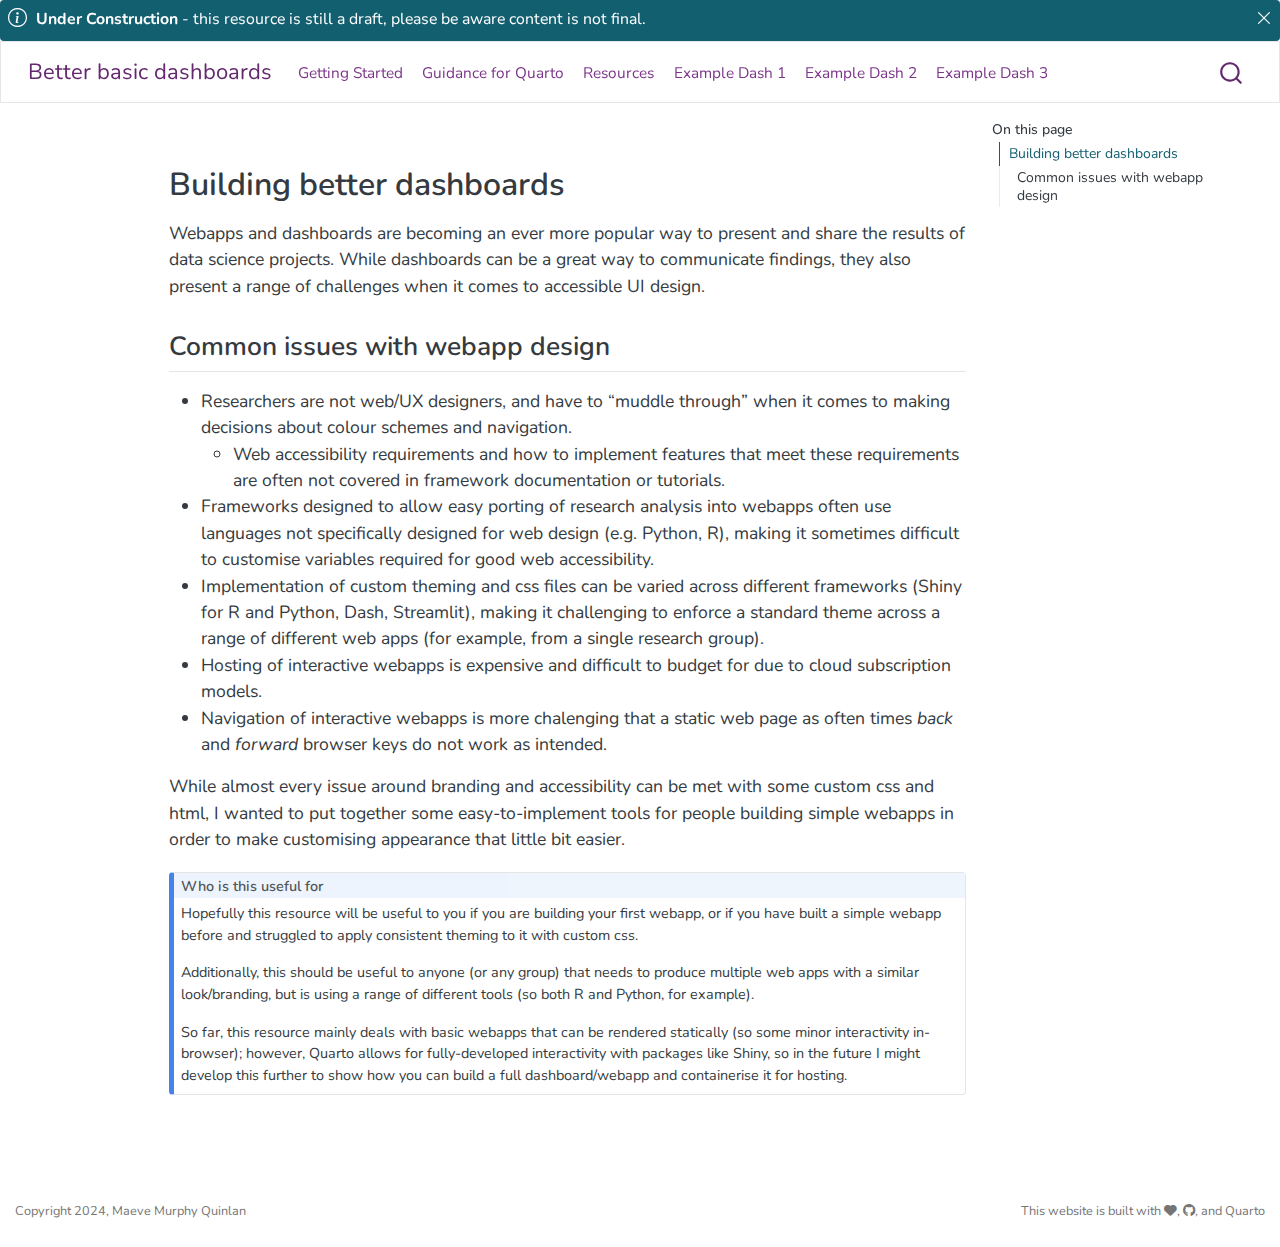
<file: docs/index.html>
<!DOCTYPE html>
<html xmlns="http://www.w3.org/1999/xhtml" lang="en" xml:lang="en"><head>

<meta charset="utf-8">
<meta name="generator" content="quarto-1.6.36">

<meta name="viewport" content="width=device-width, initial-scale=1.0, user-scalable=yes">


<title>Better basic dashboards</title>
<style>
code{white-space: pre-wrap;}
span.smallcaps{font-variant: small-caps;}
div.columns{display: flex; gap: min(4vw, 1.5em);}
div.column{flex: auto; overflow-x: auto;}
div.hanging-indent{margin-left: 1.5em; text-indent: -1.5em;}
ul.task-list{list-style: none;}
ul.task-list li input[type="checkbox"] {
  width: 0.8em;
  margin: 0 0.8em 0.2em -1em; /* quarto-specific, see https://github.com/quarto-dev/quarto-cli/issues/4556 */ 
  vertical-align: middle;
}
</style>


<script src="site_libs/quarto-nav/quarto-nav.js"></script>
<script src="site_libs/quarto-nav/headroom.min.js"></script>
<script src="site_libs/clipboard/clipboard.min.js"></script>
<script src="site_libs/quarto-search/autocomplete.umd.js"></script>
<script src="site_libs/quarto-search/fuse.min.js"></script>
<script src="site_libs/quarto-search/quarto-search.js"></script>
<meta name="quarto:offset" content="./">
<script src="site_libs/quarto-html/quarto.js"></script>
<script src="site_libs/quarto-html/popper.min.js"></script>
<script src="site_libs/quarto-html/tippy.umd.min.js"></script>
<script src="site_libs/quarto-html/anchor.min.js"></script>
<link href="site_libs/quarto-html/tippy.css" rel="stylesheet">
<link href="site_libs/quarto-html/quarto-syntax-highlighting-01c78b5cd655e4cd89133cf59d535862.css" rel="stylesheet" id="quarto-text-highlighting-styles">
<script src="site_libs/bootstrap/bootstrap.min.js"></script>
<link href="site_libs/bootstrap/bootstrap-icons.css" rel="stylesheet">
<link href="site_libs/bootstrap/bootstrap-3d6c193823b936f4a350232284cfbfcb.min.css" rel="stylesheet" append-hash="true" id="quarto-bootstrap" data-mode="light">
<link href="site_libs/quarto-contrib/fontawesome6-1.2.0/all.min.css" rel="stylesheet">
<link href="site_libs/quarto-contrib/fontawesome6-1.2.0/latex-fontsize.css" rel="stylesheet">
<script id="quarto-search-options" type="application/json">{
  "location": "navbar",
  "copy-button": false,
  "collapse-after": 3,
  "panel-placement": "end",
  "type": "overlay",
  "limit": 50,
  "keyboard-shortcut": [
    "f",
    "/",
    "s"
  ],
  "show-item-context": false,
  "language": {
    "search-no-results-text": "No results",
    "search-matching-documents-text": "matching documents",
    "search-copy-link-title": "Copy link to search",
    "search-hide-matches-text": "Hide additional matches",
    "search-more-match-text": "more match in this document",
    "search-more-matches-text": "more matches in this document",
    "search-clear-button-title": "Clear",
    "search-text-placeholder": "",
    "search-detached-cancel-button-title": "Cancel",
    "search-submit-button-title": "Submit",
    "search-label": "Search"
  }
}</script>


</head>

<body class="nav-fixed">

<div id="quarto-search-results"></div>
  <header id="quarto-header" class="headroom fixed-top">
    <div id="quarto-announcement" data-announcement-id="198d89d1f91018c95cb562763dbae2f0" class="alert alert-info hidden"><i class="bi bi-info-circle quarto-announcement-icon"></i><div class="quarto-announcement-content">
<p><strong>Under Construction</strong> - this resource is still a draft, please be aware content is not final.</p>
</div><i class="bi bi-x-lg quarto-announcement-action"></i></div>
    <nav class="navbar navbar-expand-lg " data-bs-theme="dark">
      <div class="navbar-container container-fluid">
      <div class="navbar-brand-container mx-auto">
    <a class="navbar-brand" href="./index.html">
    <span class="navbar-title">Better basic dashboards</span>
    </a>
  </div>
            <div id="quarto-search" class="" title="Search"></div>
          <button class="navbar-toggler" type="button" data-bs-toggle="collapse" data-bs-target="#navbarCollapse" aria-controls="navbarCollapse" role="menu" aria-expanded="false" aria-label="Toggle navigation" onclick="if (window.quartoToggleHeadroom) { window.quartoToggleHeadroom(); }">
  <span class="navbar-toggler-icon"></span>
</button>
          <div class="collapse navbar-collapse" id="navbarCollapse">
            <ul class="navbar-nav navbar-nav-scroll me-auto">
  <li class="nav-item">
    <a class="nav-link" href="./about.html"> 
<span class="menu-text">Getting Started</span></a>
  </li>  
  <li class="nav-item">
    <a class="nav-link" href="./using-quarto.html"> 
<span class="menu-text">Guidance for Quarto</span></a>
  </li>  
  <li class="nav-item">
    <a class="nav-link" href="./resources.html"> 
<span class="menu-text">Resources</span></a>
  </li>  
  <li class="nav-item">
    <a class="nav-link" href="./dash01.html"> 
<span class="menu-text">Example Dash 1</span></a>
  </li>  
  <li class="nav-item">
    <a class="nav-link" href="./dash02.html"> 
<span class="menu-text">Example Dash 2</span></a>
  </li>  
  <li class="nav-item">
    <a class="nav-link" href="./dash03.html"> 
<span class="menu-text">Example Dash 3</span></a>
  </li>  
</ul>
          </div> <!-- /navcollapse -->
            <div class="quarto-navbar-tools">
</div>
      </div> <!-- /container-fluid -->
    </nav>
</header>
<!-- content -->
<div id="quarto-content" class="quarto-container page-columns page-rows-contents page-layout-article page-navbar">
<!-- sidebar -->
<!-- margin-sidebar -->
    <div id="quarto-margin-sidebar" class="sidebar margin-sidebar">
        <nav id="TOC" role="doc-toc" class="toc-active">
    <h2 id="toc-title">On this page</h2>
   
  <ul>
  <li><a href="#building-better-dashboards" id="toc-building-better-dashboards" class="nav-link active" data-scroll-target="#building-better-dashboards">Building better dashboards</a>
  <ul class="collapse">
  <li><a href="#common-issues-with-webapp-design" id="toc-common-issues-with-webapp-design" class="nav-link" data-scroll-target="#common-issues-with-webapp-design">Common issues with webapp design</a></li>
  </ul></li>
  </ul>
</nav>
    </div>
<!-- main -->
<main class="content" id="quarto-document-content"><header id="title-block-header" class="quarto-title-block"></header>




<section id="building-better-dashboards" class="level1">
<h1>Building better dashboards</h1>
<p>Webapps and dashboards are becoming an ever more popular way to present and share the results of data science projects. While dashboards can be a great way to communicate findings, they also present a range of challenges when it comes to accessible UI design.</p>
<section id="common-issues-with-webapp-design" class="level2">
<h2 class="anchored" data-anchor-id="common-issues-with-webapp-design">Common issues with webapp design</h2>
<ul>
<li>Researchers are not web/UX designers, and have to “muddle through” when it comes to making decisions about colour schemes and navigation.
<ul>
<li>Web accessibility requirements and how to implement features that meet these requirements are often not covered in framework documentation or tutorials.</li>
</ul></li>
<li>Frameworks designed to allow easy porting of research analysis into webapps often use languages not specifically designed for web design (e.g.&nbsp;Python, R), making it sometimes difficult to customise variables required for good web accessibility.</li>
<li>Implementation of custom theming and css files can be varied across different frameworks (Shiny for R and Python, Dash, Streamlit), making it challenging to enforce a standard theme across a range of different web apps (for example, from a single research group).</li>
<li>Hosting of interactive webapps is expensive and difficult to budget for due to cloud subscription models.</li>
<li>Navigation of interactive webapps is more chalenging that a static web page as often times <em>back</em> and <em>forward</em> browser keys do not work as intended.</li>
</ul>
<p>While almost every issue around branding and accessibility can be met with some custom css and html, I wanted to put together some easy-to-implement tools for people building simple webapps in order to make customising appearance that little bit easier.</p>
<div class="callout callout-style-default callout-note no-icon callout-titled">
<div class="callout-header d-flex align-content-center">
<div class="callout-icon-container">
<i class="callout-icon no-icon"></i>
</div>
<div class="callout-title-container flex-fill">
Who is this useful for
</div>
</div>
<div class="callout-body-container callout-body">
<p>Hopefully this resource will be useful to you if you are building your first webapp, or if you have built a simple webapp before and struggled to apply consistent theming to it with custom css.</p>
<p>Additionally, this should be useful to anyone (or any group) that needs to produce multiple web apps with a similar look/branding, but is using a range of different tools (so both R and Python, for example).</p>
<p>So far, this resource mainly deals with basic webapps that can be rendered statically (so some minor interactivity in-browser); however, Quarto allows for fully-developed interactivity with packages like Shiny, so in the future I might develop this further to show how you can build a full dashboard/webapp and containerise it for hosting.</p>
</div>
</div>


</section>
</section>

</main> <!-- /main -->
<script id="quarto-html-after-body" type="application/javascript">
window.document.addEventListener("DOMContentLoaded", function (event) {
  const toggleBodyColorMode = (bsSheetEl) => {
    const mode = bsSheetEl.getAttribute("data-mode");
    const bodyEl = window.document.querySelector("body");
    if (mode === "dark") {
      bodyEl.classList.add("quarto-dark");
      bodyEl.classList.remove("quarto-light");
    } else {
      bodyEl.classList.add("quarto-light");
      bodyEl.classList.remove("quarto-dark");
    }
  }
  const toggleBodyColorPrimary = () => {
    const bsSheetEl = window.document.querySelector("link#quarto-bootstrap");
    if (bsSheetEl) {
      toggleBodyColorMode(bsSheetEl);
    }
  }
  toggleBodyColorPrimary();  
  const icon = "";
  const anchorJS = new window.AnchorJS();
  anchorJS.options = {
    placement: 'right',
    icon: icon
  };
  anchorJS.add('.anchored');
  const isCodeAnnotation = (el) => {
    for (const clz of el.classList) {
      if (clz.startsWith('code-annotation-')) {                     
        return true;
      }
    }
    return false;
  }
  const onCopySuccess = function(e) {
    // button target
    const button = e.trigger;
    // don't keep focus
    button.blur();
    // flash "checked"
    button.classList.add('code-copy-button-checked');
    var currentTitle = button.getAttribute("title");
    button.setAttribute("title", "Copied!");
    let tooltip;
    if (window.bootstrap) {
      button.setAttribute("data-bs-toggle", "tooltip");
      button.setAttribute("data-bs-placement", "left");
      button.setAttribute("data-bs-title", "Copied!");
      tooltip = new bootstrap.Tooltip(button, 
        { trigger: "manual", 
          customClass: "code-copy-button-tooltip",
          offset: [0, -8]});
      tooltip.show();    
    }
    setTimeout(function() {
      if (tooltip) {
        tooltip.hide();
        button.removeAttribute("data-bs-title");
        button.removeAttribute("data-bs-toggle");
        button.removeAttribute("data-bs-placement");
      }
      button.setAttribute("title", currentTitle);
      button.classList.remove('code-copy-button-checked');
    }, 1000);
    // clear code selection
    e.clearSelection();
  }
  const getTextToCopy = function(trigger) {
      const codeEl = trigger.previousElementSibling.cloneNode(true);
      for (const childEl of codeEl.children) {
        if (isCodeAnnotation(childEl)) {
          childEl.remove();
        }
      }
      return codeEl.innerText;
  }
  const clipboard = new window.ClipboardJS('.code-copy-button:not([data-in-quarto-modal])', {
    text: getTextToCopy
  });
  clipboard.on('success', onCopySuccess);
  if (window.document.getElementById('quarto-embedded-source-code-modal')) {
    const clipboardModal = new window.ClipboardJS('.code-copy-button[data-in-quarto-modal]', {
      text: getTextToCopy,
      container: window.document.getElementById('quarto-embedded-source-code-modal')
    });
    clipboardModal.on('success', onCopySuccess);
  }
    var localhostRegex = new RegExp(/^(?:http|https):\/\/localhost\:?[0-9]*\//);
    var mailtoRegex = new RegExp(/^mailto:/);
      var filterRegex = new RegExp('/' + window.location.host + '/');
    var isInternal = (href) => {
        return filterRegex.test(href) || localhostRegex.test(href) || mailtoRegex.test(href);
    }
    // Inspect non-navigation links and adorn them if external
 	var links = window.document.querySelectorAll('a[href]:not(.nav-link):not(.navbar-brand):not(.toc-action):not(.sidebar-link):not(.sidebar-item-toggle):not(.pagination-link):not(.no-external):not([aria-hidden]):not(.dropdown-item):not(.quarto-navigation-tool):not(.about-link)');
    for (var i=0; i<links.length; i++) {
      const link = links[i];
      if (!isInternal(link.href)) {
        // undo the damage that might have been done by quarto-nav.js in the case of
        // links that we want to consider external
        if (link.dataset.originalHref !== undefined) {
          link.href = link.dataset.originalHref;
        }
      }
    }
  function tippyHover(el, contentFn, onTriggerFn, onUntriggerFn) {
    const config = {
      allowHTML: true,
      maxWidth: 500,
      delay: 100,
      arrow: false,
      appendTo: function(el) {
          return el.parentElement;
      },
      interactive: true,
      interactiveBorder: 10,
      theme: 'quarto',
      placement: 'bottom-start',
    };
    if (contentFn) {
      config.content = contentFn;
    }
    if (onTriggerFn) {
      config.onTrigger = onTriggerFn;
    }
    if (onUntriggerFn) {
      config.onUntrigger = onUntriggerFn;
    }
    window.tippy(el, config); 
  }
  const noterefs = window.document.querySelectorAll('a[role="doc-noteref"]');
  for (var i=0; i<noterefs.length; i++) {
    const ref = noterefs[i];
    tippyHover(ref, function() {
      // use id or data attribute instead here
      let href = ref.getAttribute('data-footnote-href') || ref.getAttribute('href');
      try { href = new URL(href).hash; } catch {}
      const id = href.replace(/^#\/?/, "");
      const note = window.document.getElementById(id);
      if (note) {
        return note.innerHTML;
      } else {
        return "";
      }
    });
  }
  const xrefs = window.document.querySelectorAll('a.quarto-xref');
  const processXRef = (id, note) => {
    // Strip column container classes
    const stripColumnClz = (el) => {
      el.classList.remove("page-full", "page-columns");
      if (el.children) {
        for (const child of el.children) {
          stripColumnClz(child);
        }
      }
    }
    stripColumnClz(note)
    if (id === null || id.startsWith('sec-')) {
      // Special case sections, only their first couple elements
      const container = document.createElement("div");
      if (note.children && note.children.length > 2) {
        container.appendChild(note.children[0].cloneNode(true));
        for (let i = 1; i < note.children.length; i++) {
          const child = note.children[i];
          if (child.tagName === "P" && child.innerText === "") {
            continue;
          } else {
            container.appendChild(child.cloneNode(true));
            break;
          }
        }
        if (window.Quarto?.typesetMath) {
          window.Quarto.typesetMath(container);
        }
        return container.innerHTML
      } else {
        if (window.Quarto?.typesetMath) {
          window.Quarto.typesetMath(note);
        }
        return note.innerHTML;
      }
    } else {
      // Remove any anchor links if they are present
      const anchorLink = note.querySelector('a.anchorjs-link');
      if (anchorLink) {
        anchorLink.remove();
      }
      if (window.Quarto?.typesetMath) {
        window.Quarto.typesetMath(note);
      }
      if (note.classList.contains("callout")) {
        return note.outerHTML;
      } else {
        return note.innerHTML;
      }
    }
  }
  for (var i=0; i<xrefs.length; i++) {
    const xref = xrefs[i];
    tippyHover(xref, undefined, function(instance) {
      instance.disable();
      let url = xref.getAttribute('href');
      let hash = undefined; 
      if (url.startsWith('#')) {
        hash = url;
      } else {
        try { hash = new URL(url).hash; } catch {}
      }
      if (hash) {
        const id = hash.replace(/^#\/?/, "");
        const note = window.document.getElementById(id);
        if (note !== null) {
          try {
            const html = processXRef(id, note.cloneNode(true));
            instance.setContent(html);
          } finally {
            instance.enable();
            instance.show();
          }
        } else {
          // See if we can fetch this
          fetch(url.split('#')[0])
          .then(res => res.text())
          .then(html => {
            const parser = new DOMParser();
            const htmlDoc = parser.parseFromString(html, "text/html");
            const note = htmlDoc.getElementById(id);
            if (note !== null) {
              const html = processXRef(id, note);
              instance.setContent(html);
            } 
          }).finally(() => {
            instance.enable();
            instance.show();
          });
        }
      } else {
        // See if we can fetch a full url (with no hash to target)
        // This is a special case and we should probably do some content thinning / targeting
        fetch(url)
        .then(res => res.text())
        .then(html => {
          const parser = new DOMParser();
          const htmlDoc = parser.parseFromString(html, "text/html");
          const note = htmlDoc.querySelector('main.content');
          if (note !== null) {
            // This should only happen for chapter cross references
            // (since there is no id in the URL)
            // remove the first header
            if (note.children.length > 0 && note.children[0].tagName === "HEADER") {
              note.children[0].remove();
            }
            const html = processXRef(null, note);
            instance.setContent(html);
          } 
        }).finally(() => {
          instance.enable();
          instance.show();
        });
      }
    }, function(instance) {
    });
  }
      let selectedAnnoteEl;
      const selectorForAnnotation = ( cell, annotation) => {
        let cellAttr = 'data-code-cell="' + cell + '"';
        let lineAttr = 'data-code-annotation="' +  annotation + '"';
        const selector = 'span[' + cellAttr + '][' + lineAttr + ']';
        return selector;
      }
      const selectCodeLines = (annoteEl) => {
        const doc = window.document;
        const targetCell = annoteEl.getAttribute("data-target-cell");
        const targetAnnotation = annoteEl.getAttribute("data-target-annotation");
        const annoteSpan = window.document.querySelector(selectorForAnnotation(targetCell, targetAnnotation));
        const lines = annoteSpan.getAttribute("data-code-lines").split(",");
        const lineIds = lines.map((line) => {
          return targetCell + "-" + line;
        })
        let top = null;
        let height = null;
        let parent = null;
        if (lineIds.length > 0) {
            //compute the position of the single el (top and bottom and make a div)
            const el = window.document.getElementById(lineIds[0]);
            top = el.offsetTop;
            height = el.offsetHeight;
            parent = el.parentElement.parentElement;
          if (lineIds.length > 1) {
            const lastEl = window.document.getElementById(lineIds[lineIds.length - 1]);
            const bottom = lastEl.offsetTop + lastEl.offsetHeight;
            height = bottom - top;
          }
          if (top !== null && height !== null && parent !== null) {
            // cook up a div (if necessary) and position it 
            let div = window.document.getElementById("code-annotation-line-highlight");
            if (div === null) {
              div = window.document.createElement("div");
              div.setAttribute("id", "code-annotation-line-highlight");
              div.style.position = 'absolute';
              parent.appendChild(div);
            }
            div.style.top = top - 2 + "px";
            div.style.height = height + 4 + "px";
            div.style.left = 0;
            let gutterDiv = window.document.getElementById("code-annotation-line-highlight-gutter");
            if (gutterDiv === null) {
              gutterDiv = window.document.createElement("div");
              gutterDiv.setAttribute("id", "code-annotation-line-highlight-gutter");
              gutterDiv.style.position = 'absolute';
              const codeCell = window.document.getElementById(targetCell);
              const gutter = codeCell.querySelector('.code-annotation-gutter');
              gutter.appendChild(gutterDiv);
            }
            gutterDiv.style.top = top - 2 + "px";
            gutterDiv.style.height = height + 4 + "px";
          }
          selectedAnnoteEl = annoteEl;
        }
      };
      const unselectCodeLines = () => {
        const elementsIds = ["code-annotation-line-highlight", "code-annotation-line-highlight-gutter"];
        elementsIds.forEach((elId) => {
          const div = window.document.getElementById(elId);
          if (div) {
            div.remove();
          }
        });
        selectedAnnoteEl = undefined;
      };
        // Handle positioning of the toggle
    window.addEventListener(
      "resize",
      throttle(() => {
        elRect = undefined;
        if (selectedAnnoteEl) {
          selectCodeLines(selectedAnnoteEl);
        }
      }, 10)
    );
    function throttle(fn, ms) {
    let throttle = false;
    let timer;
      return (...args) => {
        if(!throttle) { // first call gets through
            fn.apply(this, args);
            throttle = true;
        } else { // all the others get throttled
            if(timer) clearTimeout(timer); // cancel #2
            timer = setTimeout(() => {
              fn.apply(this, args);
              timer = throttle = false;
            }, ms);
        }
      };
    }
      // Attach click handler to the DT
      const annoteDls = window.document.querySelectorAll('dt[data-target-cell]');
      for (const annoteDlNode of annoteDls) {
        annoteDlNode.addEventListener('click', (event) => {
          const clickedEl = event.target;
          if (clickedEl !== selectedAnnoteEl) {
            unselectCodeLines();
            const activeEl = window.document.querySelector('dt[data-target-cell].code-annotation-active');
            if (activeEl) {
              activeEl.classList.remove('code-annotation-active');
            }
            selectCodeLines(clickedEl);
            clickedEl.classList.add('code-annotation-active');
          } else {
            // Unselect the line
            unselectCodeLines();
            clickedEl.classList.remove('code-annotation-active');
          }
        });
      }
  const findCites = (el) => {
    const parentEl = el.parentElement;
    if (parentEl) {
      const cites = parentEl.dataset.cites;
      if (cites) {
        return {
          el,
          cites: cites.split(' ')
        };
      } else {
        return findCites(el.parentElement)
      }
    } else {
      return undefined;
    }
  };
  var bibliorefs = window.document.querySelectorAll('a[role="doc-biblioref"]');
  for (var i=0; i<bibliorefs.length; i++) {
    const ref = bibliorefs[i];
    const citeInfo = findCites(ref);
    if (citeInfo) {
      tippyHover(citeInfo.el, function() {
        var popup = window.document.createElement('div');
        citeInfo.cites.forEach(function(cite) {
          var citeDiv = window.document.createElement('div');
          citeDiv.classList.add('hanging-indent');
          citeDiv.classList.add('csl-entry');
          var biblioDiv = window.document.getElementById('ref-' + cite);
          if (biblioDiv) {
            citeDiv.innerHTML = biblioDiv.innerHTML;
          }
          popup.appendChild(citeDiv);
        });
        return popup.innerHTML;
      });
    }
  }
});
</script>
</div> <!-- /content -->
<footer class="footer">
  <div class="nav-footer">
    <div class="nav-footer-left">
<p>Copyright 2024, Maeve Murphy Quinlan</p>
</div>   
    <div class="nav-footer-center">
      &nbsp;
    </div>
    <div class="nav-footer-right">
<p>This website is built with <i class="fa-solid fa-heart" title="a heart" aria-label="heart"></i>, <a href="https://github.com/murphyqm/better-basic-dashboards" target="_blank"><i class="fa-brands fa-github" title="GitHub octocat logo" aria-label="github"></i></a>, and <a href="https://quarto.org/" target="_blank">Quarto</a></p>
</div>
  </div>
</footer>




</body></html>
</file>
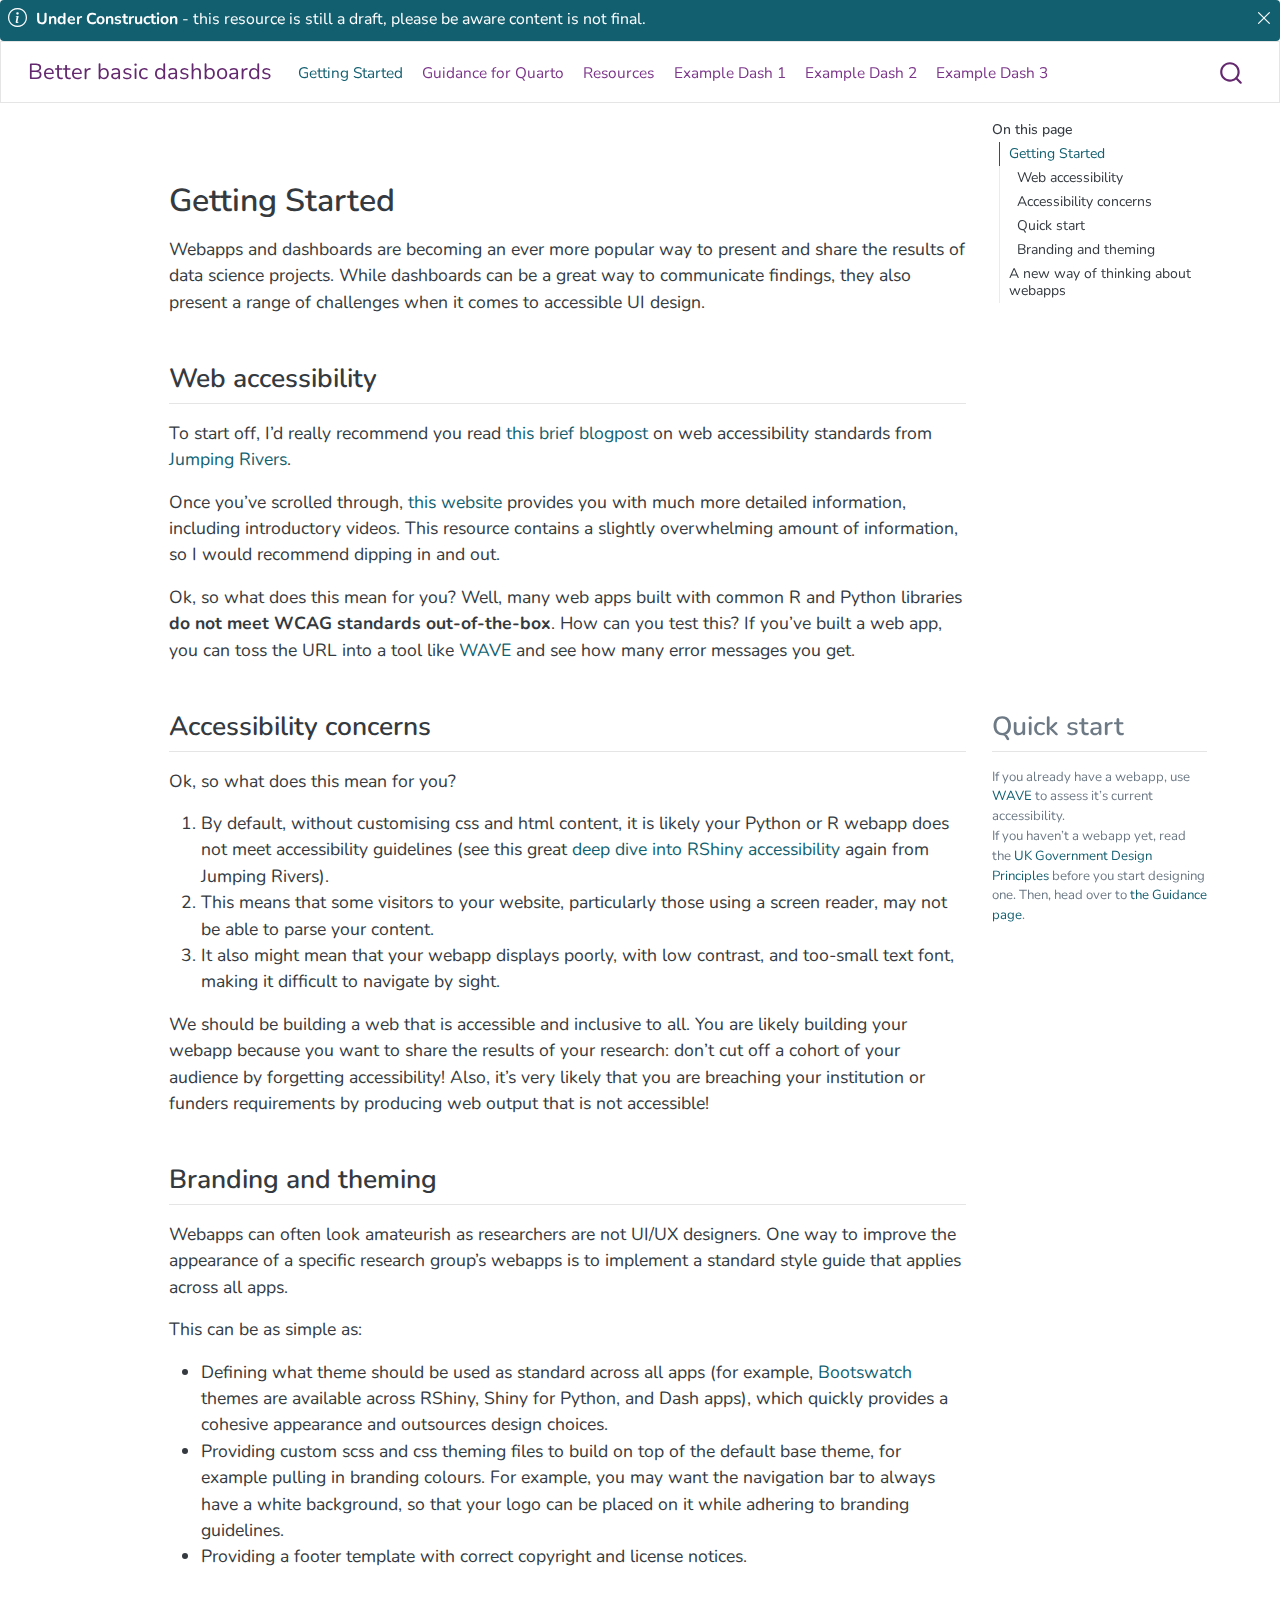
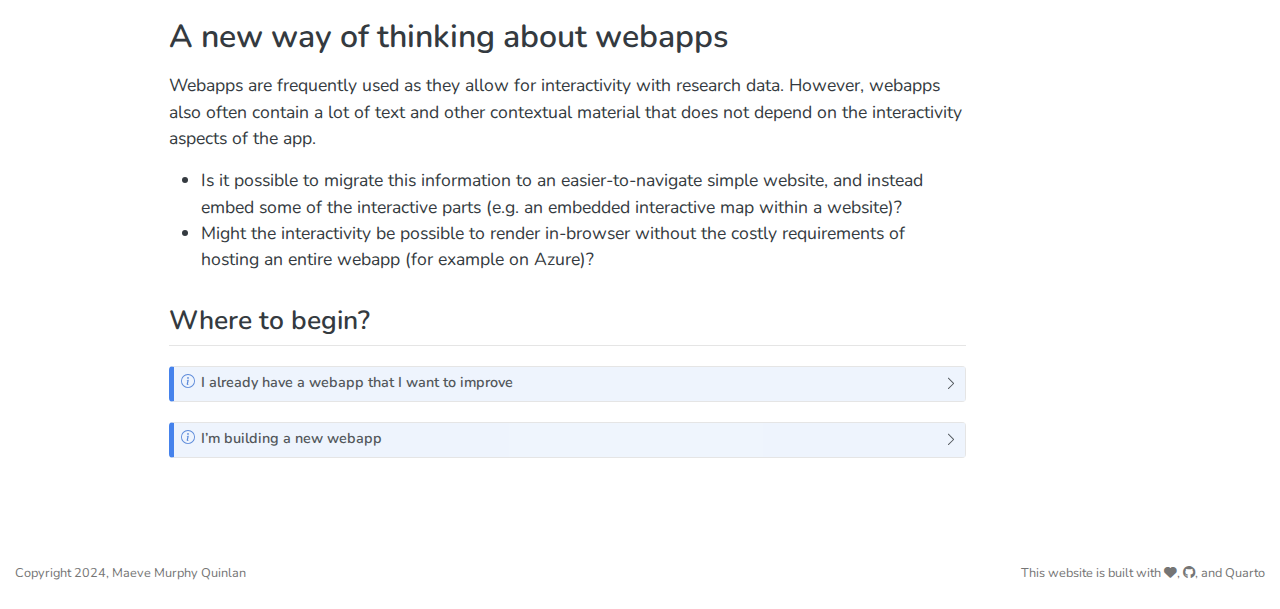
<file: docs/about.html>
<!DOCTYPE html>
<html xmlns="http://www.w3.org/1999/xhtml" lang="en" xml:lang="en"><head>

<meta charset="utf-8">
<meta name="generator" content="quarto-1.6.36">

<meta name="viewport" content="width=device-width, initial-scale=1.0, user-scalable=yes">


<title>about – Better basic dashboards</title>
<style>
code{white-space: pre-wrap;}
span.smallcaps{font-variant: small-caps;}
div.columns{display: flex; gap: min(4vw, 1.5em);}
div.column{flex: auto; overflow-x: auto;}
div.hanging-indent{margin-left: 1.5em; text-indent: -1.5em;}
ul.task-list{list-style: none;}
ul.task-list li input[type="checkbox"] {
  width: 0.8em;
  margin: 0 0.8em 0.2em -1em; /* quarto-specific, see https://github.com/quarto-dev/quarto-cli/issues/4556 */ 
  vertical-align: middle;
}
</style>


<script src="site_libs/quarto-nav/quarto-nav.js"></script>
<script src="site_libs/quarto-nav/headroom.min.js"></script>
<script src="site_libs/clipboard/clipboard.min.js"></script>
<script src="site_libs/quarto-search/autocomplete.umd.js"></script>
<script src="site_libs/quarto-search/fuse.min.js"></script>
<script src="site_libs/quarto-search/quarto-search.js"></script>
<meta name="quarto:offset" content="./">
<script src="site_libs/quarto-html/quarto.js"></script>
<script src="site_libs/quarto-html/popper.min.js"></script>
<script src="site_libs/quarto-html/tippy.umd.min.js"></script>
<script src="site_libs/quarto-html/anchor.min.js"></script>
<link href="site_libs/quarto-html/tippy.css" rel="stylesheet">
<link href="site_libs/quarto-html/quarto-syntax-highlighting-01c78b5cd655e4cd89133cf59d535862.css" rel="stylesheet" id="quarto-text-highlighting-styles">
<script src="site_libs/bootstrap/bootstrap.min.js"></script>
<link href="site_libs/bootstrap/bootstrap-icons.css" rel="stylesheet">
<link href="site_libs/bootstrap/bootstrap-3d6c193823b936f4a350232284cfbfcb.min.css" rel="stylesheet" append-hash="true" id="quarto-bootstrap" data-mode="light">
<link href="site_libs/quarto-contrib/fontawesome6-1.2.0/all.min.css" rel="stylesheet">
<link href="site_libs/quarto-contrib/fontawesome6-1.2.0/latex-fontsize.css" rel="stylesheet">
<script id="quarto-search-options" type="application/json">{
  "location": "navbar",
  "copy-button": false,
  "collapse-after": 3,
  "panel-placement": "end",
  "type": "overlay",
  "limit": 50,
  "keyboard-shortcut": [
    "f",
    "/",
    "s"
  ],
  "show-item-context": false,
  "language": {
    "search-no-results-text": "No results",
    "search-matching-documents-text": "matching documents",
    "search-copy-link-title": "Copy link to search",
    "search-hide-matches-text": "Hide additional matches",
    "search-more-match-text": "more match in this document",
    "search-more-matches-text": "more matches in this document",
    "search-clear-button-title": "Clear",
    "search-text-placeholder": "",
    "search-detached-cancel-button-title": "Cancel",
    "search-submit-button-title": "Submit",
    "search-label": "Search"
  }
}</script>


</head>

<body class="nav-fixed">

<div id="quarto-search-results"></div>
  <header id="quarto-header" class="headroom fixed-top">
    <div id="quarto-announcement" data-announcement-id="198d89d1f91018c95cb562763dbae2f0" class="alert alert-info hidden"><i class="bi bi-info-circle quarto-announcement-icon"></i><div class="quarto-announcement-content">
<p><strong>Under Construction</strong> - this resource is still a draft, please be aware content is not final.</p>
</div><i class="bi bi-x-lg quarto-announcement-action"></i></div>
    <nav class="navbar navbar-expand-lg " data-bs-theme="dark">
      <div class="navbar-container container-fluid">
      <div class="navbar-brand-container mx-auto">
    <a class="navbar-brand" href="./index.html">
    <span class="navbar-title">Better basic dashboards</span>
    </a>
  </div>
            <div id="quarto-search" class="" title="Search"></div>
          <button class="navbar-toggler" type="button" data-bs-toggle="collapse" data-bs-target="#navbarCollapse" aria-controls="navbarCollapse" role="menu" aria-expanded="false" aria-label="Toggle navigation" onclick="if (window.quartoToggleHeadroom) { window.quartoToggleHeadroom(); }">
  <span class="navbar-toggler-icon"></span>
</button>
          <div class="collapse navbar-collapse" id="navbarCollapse">
            <ul class="navbar-nav navbar-nav-scroll me-auto">
  <li class="nav-item">
    <a class="nav-link active" href="./about.html" aria-current="page"> 
<span class="menu-text">Getting Started</span></a>
  </li>  
  <li class="nav-item">
    <a class="nav-link" href="./using-quarto.html"> 
<span class="menu-text">Guidance for Quarto</span></a>
  </li>  
  <li class="nav-item">
    <a class="nav-link" href="./resources.html"> 
<span class="menu-text">Resources</span></a>
  </li>  
  <li class="nav-item">
    <a class="nav-link" href="./dash01.html"> 
<span class="menu-text">Example Dash 1</span></a>
  </li>  
  <li class="nav-item">
    <a class="nav-link" href="./dash02.html"> 
<span class="menu-text">Example Dash 2</span></a>
  </li>  
  <li class="nav-item">
    <a class="nav-link" href="./dash03.html"> 
<span class="menu-text">Example Dash 3</span></a>
  </li>  
</ul>
          </div> <!-- /navcollapse -->
            <div class="quarto-navbar-tools">
</div>
      </div> <!-- /container-fluid -->
    </nav>
</header>
<!-- content -->
<div id="quarto-content" class="quarto-container page-columns page-rows-contents page-layout-article page-navbar">
<!-- sidebar -->
<!-- margin-sidebar -->
    <div id="quarto-margin-sidebar" class="sidebar margin-sidebar">
        <nav id="TOC" role="doc-toc" class="toc-active">
    <h2 id="toc-title">On this page</h2>
   
  <ul>
  <li><a href="#getting-started" id="toc-getting-started" class="nav-link active" data-scroll-target="#getting-started">Getting Started</a>
  <ul class="collapse">
  <li><a href="#web-accessibility" id="toc-web-accessibility" class="nav-link" data-scroll-target="#web-accessibility">Web accessibility</a></li>
  <li><a href="#accessibility-concerns" id="toc-accessibility-concerns" class="nav-link" data-scroll-target="#accessibility-concerns">Accessibility concerns</a></li>
  <li><a href="#quick-start" id="toc-quick-start" class="nav-link" data-scroll-target="#quick-start">Quick start</a></li>
  <li><a href="#branding-and-theming" id="toc-branding-and-theming" class="nav-link" data-scroll-target="#branding-and-theming">Branding and theming</a></li>
  </ul></li>
  <li><a href="#a-new-way-of-thinking-about-webapps" id="toc-a-new-way-of-thinking-about-webapps" class="nav-link" data-scroll-target="#a-new-way-of-thinking-about-webapps">A new way of thinking about webapps</a>
  <ul class="collapse">
  <li><a href="#where-to-begin" id="toc-where-to-begin" class="nav-link" data-scroll-target="#where-to-begin">Where to begin?</a></li>
  </ul></li>
  </ul>
</nav>
    </div>
<!-- main -->
<main class="content page-columns page-full" id="quarto-document-content"><header id="title-block-header" class="quarto-title-block"></header>




<section id="getting-started" class="level1 page-columns page-full">
<h1>Getting Started</h1>
<p>Webapps and dashboards are becoming an ever more popular way to present and share the results of data science projects. While dashboards can be a great way to communicate findings, they also present a range of challenges when it comes to accessible UI design.</p>
<section id="web-accessibility" class="level2">
<h2 class="anchored" data-anchor-id="web-accessibility">Web accessibility</h2>
<p>To start off, I’d really recommend you read <a href="https://www.jumpingrivers.com/blog/importance-accessibility-standards-shiny-web/">this brief blogpost</a> on web accessibility standards from <a href="https://www.jumpingrivers.com/blog">Jumping Rivers</a>.</p>
<p>Once you’ve scrolled through, <a href="https://www.w3.org/WAI/fundamentals/">this website</a> provides you with much more detailed information, including introductory videos. This resource contains a slightly overwhelming amount of information, so I would recommend dipping in and out.</p>
<p>Ok, so what does this mean for you? Well, many web apps built with common R and Python libraries <strong>do not meet WCAG standards out-of-the-box</strong>. How can you test this? If you’ve built a web app, you can toss the URL into a tool like <a href="https://wave.webaim.org/">WAVE</a> and see how many error messages you get.</p>
</section>
<section id="accessibility-concerns" class="level2">
<h2 class="anchored" data-anchor-id="accessibility-concerns">Accessibility concerns</h2>
<p>Ok, so what does this mean for you?</p>
<ol type="1">
<li>By default, without customising css and html content, it is likely your Python or R webapp does not meet accessibility guidelines (see this great <a href="https://www.jumpingrivers.com/blog/accessible-shiny-standards-wcag/">deep dive into RShiny accessibility</a> again from Jumping Rivers).</li>
<li>This means that some visitors to your website, particularly those using a screen reader, may not be able to parse your content.</li>
<li>It also might mean that your webapp displays poorly, with low contrast, and too-small text font, making it difficult to navigate by sight.</li>
</ol>
<p>We should be building a web that is accessible and inclusive to all. You are likely building your webapp because you want to share the results of your research: don’t cut off a cohort of your audience by forgetting accessibility! Also, it’s very likely that you are breaching your institution or funders requirements by producing web output that is not accessible!</p>
</section>

<div class="no-row-height column-margin column-container"><section id="quick-start" class="level2">
<h2 class="anchored" data-anchor-id="quick-start">Quick start</h2>
<p>If you already have a webapp, use <a href="https://wave.webaim.org/">WAVE</a> to assess it’s current accessibility.</p>
<p>If you haven’t a webapp yet, read the <a href="https://www.gov.uk/guidance/government-design-principles">UK Government Design Principles</a> before you start designing one. Then, head over to <a href="./using-quarto.html">the Guidance page</a>.</p>
</section></div><section id="branding-and-theming" class="level2">
<h2 class="anchored" data-anchor-id="branding-and-theming">Branding and theming</h2>
<p>Webapps can often look amateurish as researchers are not UI/UX designers. One way to improve the appearance of a specific research group’s webapps is to implement a standard style guide that applies across all apps.</p>
<p>This can be as simple as:</p>
<ul>
<li>Defining what theme should be used as standard across all apps (for example, <a href="https://bootswatch.com/">Bootswatch</a> themes are available across RShiny, Shiny for Python, and Dash apps), which quickly provides a cohesive appearance and outsources design choices.</li>
<li>Providing custom scss and css theming files to build on top of the default base theme, for example pulling in branding colours. For example, you may want the navigation bar to always have a white background, so that your logo can be placed on it while adhering to branding guidelines.</li>
<li>Providing a footer template with correct copyright and license notices.</li>
</ul>
</section>
</section>
<section id="a-new-way-of-thinking-about-webapps" class="level1">
<h1>A new way of thinking about webapps</h1>
<p>Webapps are frequently used as they allow for interactivity with research data. However, webapps also often contain a lot of text and other contextual material that does not depend on the interactivity aspects of the app.</p>
<ul>
<li>Is it possible to migrate this information to an easier-to-navigate simple website, and instead embed some of the interactive parts (e.g.&nbsp;an embedded interactive map within a website)?</li>
<li>Might the interactivity be possible to render in-browser without the costly requirements of hosting an entire webapp (for example on Azure)?</li>
</ul>
<section id="where-to-begin" class="level2">
<h2 class="anchored" data-anchor-id="where-to-begin">Where to begin?</h2>
<div class="callout callout-style-default callout-note callout-titled">
<div class="callout-header d-flex align-content-center" data-bs-toggle="collapse" data-bs-target=".callout-1-contents" aria-controls="callout-1" aria-expanded="false" aria-label="Toggle callout">
<div class="callout-icon-container">
<i class="callout-icon"></i>
</div>
<div class="callout-title-container flex-fill">
I already have a webapp that I want to improve
</div>
<div class="callout-btn-toggle d-inline-block border-0 py-1 ps-1 pe-0 float-end"><i class="callout-toggle"></i></div>
</div>
<div id="callout-1" class="callout-1-contents callout-collapse collapse">
<div class="callout-body-container callout-body">
<p>Use the <a href="https://wave.webaim.org/">WAVE</a> tool to assess your webapp’s accessibility.</p>
<p>Fixing these issus can be a challenge: different libraries and frameworks for building apps will have different ways of accessing and modifying things like HTML tags. Again, see this <a href="https://www.jumpingrivers.com/blog/accessible-shiny-standards-wcag/">deep dive into RShiny accessibility</a> to see how you might want to approach this.</p>
</div>
</div>
</div>
<div class="callout callout-style-default callout-note callout-titled">
<div class="callout-header d-flex align-content-center" data-bs-toggle="collapse" data-bs-target=".callout-2-contents" aria-controls="callout-2" aria-expanded="false" aria-label="Toggle callout">
<div class="callout-icon-container">
<i class="callout-icon"></i>
</div>
<div class="callout-title-container flex-fill">
I’m building a new webapp
</div>
<div class="callout-btn-toggle d-inline-block border-0 py-1 ps-1 pe-0 float-end"><i class="callout-toggle"></i></div>
</div>
<div id="callout-2" class="callout-2-contents callout-collapse collapse">
<div class="callout-body-container callout-body">
<p>Then you’re the ideal audience for this resource.</p>
<p>First, read through the <a href="https://www.gov.uk/guidance/government-design-principles">UK Government Design Principles</a> and think about how this could be applied to your prospective webapp. Then, head over to <a href="./using-quarto.html">Guidance</a> to see our step-by-step guide.</p>
</div>
</div>
</div>


</section>
</section>

</main> <!-- /main -->
<script id="quarto-html-after-body" type="application/javascript">
window.document.addEventListener("DOMContentLoaded", function (event) {
  const toggleBodyColorMode = (bsSheetEl) => {
    const mode = bsSheetEl.getAttribute("data-mode");
    const bodyEl = window.document.querySelector("body");
    if (mode === "dark") {
      bodyEl.classList.add("quarto-dark");
      bodyEl.classList.remove("quarto-light");
    } else {
      bodyEl.classList.add("quarto-light");
      bodyEl.classList.remove("quarto-dark");
    }
  }
  const toggleBodyColorPrimary = () => {
    const bsSheetEl = window.document.querySelector("link#quarto-bootstrap");
    if (bsSheetEl) {
      toggleBodyColorMode(bsSheetEl);
    }
  }
  toggleBodyColorPrimary();  
  const icon = "";
  const anchorJS = new window.AnchorJS();
  anchorJS.options = {
    placement: 'right',
    icon: icon
  };
  anchorJS.add('.anchored');
  const isCodeAnnotation = (el) => {
    for (const clz of el.classList) {
      if (clz.startsWith('code-annotation-')) {                     
        return true;
      }
    }
    return false;
  }
  const onCopySuccess = function(e) {
    // button target
    const button = e.trigger;
    // don't keep focus
    button.blur();
    // flash "checked"
    button.classList.add('code-copy-button-checked');
    var currentTitle = button.getAttribute("title");
    button.setAttribute("title", "Copied!");
    let tooltip;
    if (window.bootstrap) {
      button.setAttribute("data-bs-toggle", "tooltip");
      button.setAttribute("data-bs-placement", "left");
      button.setAttribute("data-bs-title", "Copied!");
      tooltip = new bootstrap.Tooltip(button, 
        { trigger: "manual", 
          customClass: "code-copy-button-tooltip",
          offset: [0, -8]});
      tooltip.show();    
    }
    setTimeout(function() {
      if (tooltip) {
        tooltip.hide();
        button.removeAttribute("data-bs-title");
        button.removeAttribute("data-bs-toggle");
        button.removeAttribute("data-bs-placement");
      }
      button.setAttribute("title", currentTitle);
      button.classList.remove('code-copy-button-checked');
    }, 1000);
    // clear code selection
    e.clearSelection();
  }
  const getTextToCopy = function(trigger) {
      const codeEl = trigger.previousElementSibling.cloneNode(true);
      for (const childEl of codeEl.children) {
        if (isCodeAnnotation(childEl)) {
          childEl.remove();
        }
      }
      return codeEl.innerText;
  }
  const clipboard = new window.ClipboardJS('.code-copy-button:not([data-in-quarto-modal])', {
    text: getTextToCopy
  });
  clipboard.on('success', onCopySuccess);
  if (window.document.getElementById('quarto-embedded-source-code-modal')) {
    const clipboardModal = new window.ClipboardJS('.code-copy-button[data-in-quarto-modal]', {
      text: getTextToCopy,
      container: window.document.getElementById('quarto-embedded-source-code-modal')
    });
    clipboardModal.on('success', onCopySuccess);
  }
    var localhostRegex = new RegExp(/^(?:http|https):\/\/localhost\:?[0-9]*\//);
    var mailtoRegex = new RegExp(/^mailto:/);
      var filterRegex = new RegExp('/' + window.location.host + '/');
    var isInternal = (href) => {
        return filterRegex.test(href) || localhostRegex.test(href) || mailtoRegex.test(href);
    }
    // Inspect non-navigation links and adorn them if external
 	var links = window.document.querySelectorAll('a[href]:not(.nav-link):not(.navbar-brand):not(.toc-action):not(.sidebar-link):not(.sidebar-item-toggle):not(.pagination-link):not(.no-external):not([aria-hidden]):not(.dropdown-item):not(.quarto-navigation-tool):not(.about-link)');
    for (var i=0; i<links.length; i++) {
      const link = links[i];
      if (!isInternal(link.href)) {
        // undo the damage that might have been done by quarto-nav.js in the case of
        // links that we want to consider external
        if (link.dataset.originalHref !== undefined) {
          link.href = link.dataset.originalHref;
        }
      }
    }
  function tippyHover(el, contentFn, onTriggerFn, onUntriggerFn) {
    const config = {
      allowHTML: true,
      maxWidth: 500,
      delay: 100,
      arrow: false,
      appendTo: function(el) {
          return el.parentElement;
      },
      interactive: true,
      interactiveBorder: 10,
      theme: 'quarto',
      placement: 'bottom-start',
    };
    if (contentFn) {
      config.content = contentFn;
    }
    if (onTriggerFn) {
      config.onTrigger = onTriggerFn;
    }
    if (onUntriggerFn) {
      config.onUntrigger = onUntriggerFn;
    }
    window.tippy(el, config); 
  }
  const noterefs = window.document.querySelectorAll('a[role="doc-noteref"]');
  for (var i=0; i<noterefs.length; i++) {
    const ref = noterefs[i];
    tippyHover(ref, function() {
      // use id or data attribute instead here
      let href = ref.getAttribute('data-footnote-href') || ref.getAttribute('href');
      try { href = new URL(href).hash; } catch {}
      const id = href.replace(/^#\/?/, "");
      const note = window.document.getElementById(id);
      if (note) {
        return note.innerHTML;
      } else {
        return "";
      }
    });
  }
  const xrefs = window.document.querySelectorAll('a.quarto-xref');
  const processXRef = (id, note) => {
    // Strip column container classes
    const stripColumnClz = (el) => {
      el.classList.remove("page-full", "page-columns");
      if (el.children) {
        for (const child of el.children) {
          stripColumnClz(child);
        }
      }
    }
    stripColumnClz(note)
    if (id === null || id.startsWith('sec-')) {
      // Special case sections, only their first couple elements
      const container = document.createElement("div");
      if (note.children && note.children.length > 2) {
        container.appendChild(note.children[0].cloneNode(true));
        for (let i = 1; i < note.children.length; i++) {
          const child = note.children[i];
          if (child.tagName === "P" && child.innerText === "") {
            continue;
          } else {
            container.appendChild(child.cloneNode(true));
            break;
          }
        }
        if (window.Quarto?.typesetMath) {
          window.Quarto.typesetMath(container);
        }
        return container.innerHTML
      } else {
        if (window.Quarto?.typesetMath) {
          window.Quarto.typesetMath(note);
        }
        return note.innerHTML;
      }
    } else {
      // Remove any anchor links if they are present
      const anchorLink = note.querySelector('a.anchorjs-link');
      if (anchorLink) {
        anchorLink.remove();
      }
      if (window.Quarto?.typesetMath) {
        window.Quarto.typesetMath(note);
      }
      if (note.classList.contains("callout")) {
        return note.outerHTML;
      } else {
        return note.innerHTML;
      }
    }
  }
  for (var i=0; i<xrefs.length; i++) {
    const xref = xrefs[i];
    tippyHover(xref, undefined, function(instance) {
      instance.disable();
      let url = xref.getAttribute('href');
      let hash = undefined; 
      if (url.startsWith('#')) {
        hash = url;
      } else {
        try { hash = new URL(url).hash; } catch {}
      }
      if (hash) {
        const id = hash.replace(/^#\/?/, "");
        const note = window.document.getElementById(id);
        if (note !== null) {
          try {
            const html = processXRef(id, note.cloneNode(true));
            instance.setContent(html);
          } finally {
            instance.enable();
            instance.show();
          }
        } else {
          // See if we can fetch this
          fetch(url.split('#')[0])
          .then(res => res.text())
          .then(html => {
            const parser = new DOMParser();
            const htmlDoc = parser.parseFromString(html, "text/html");
            const note = htmlDoc.getElementById(id);
            if (note !== null) {
              const html = processXRef(id, note);
              instance.setContent(html);
            } 
          }).finally(() => {
            instance.enable();
            instance.show();
          });
        }
      } else {
        // See if we can fetch a full url (with no hash to target)
        // This is a special case and we should probably do some content thinning / targeting
        fetch(url)
        .then(res => res.text())
        .then(html => {
          const parser = new DOMParser();
          const htmlDoc = parser.parseFromString(html, "text/html");
          const note = htmlDoc.querySelector('main.content');
          if (note !== null) {
            // This should only happen for chapter cross references
            // (since there is no id in the URL)
            // remove the first header
            if (note.children.length > 0 && note.children[0].tagName === "HEADER") {
              note.children[0].remove();
            }
            const html = processXRef(null, note);
            instance.setContent(html);
          } 
        }).finally(() => {
          instance.enable();
          instance.show();
        });
      }
    }, function(instance) {
    });
  }
      let selectedAnnoteEl;
      const selectorForAnnotation = ( cell, annotation) => {
        let cellAttr = 'data-code-cell="' + cell + '"';
        let lineAttr = 'data-code-annotation="' +  annotation + '"';
        const selector = 'span[' + cellAttr + '][' + lineAttr + ']';
        return selector;
      }
      const selectCodeLines = (annoteEl) => {
        const doc = window.document;
        const targetCell = annoteEl.getAttribute("data-target-cell");
        const targetAnnotation = annoteEl.getAttribute("data-target-annotation");
        const annoteSpan = window.document.querySelector(selectorForAnnotation(targetCell, targetAnnotation));
        const lines = annoteSpan.getAttribute("data-code-lines").split(",");
        const lineIds = lines.map((line) => {
          return targetCell + "-" + line;
        })
        let top = null;
        let height = null;
        let parent = null;
        if (lineIds.length > 0) {
            //compute the position of the single el (top and bottom and make a div)
            const el = window.document.getElementById(lineIds[0]);
            top = el.offsetTop;
            height = el.offsetHeight;
            parent = el.parentElement.parentElement;
          if (lineIds.length > 1) {
            const lastEl = window.document.getElementById(lineIds[lineIds.length - 1]);
            const bottom = lastEl.offsetTop + lastEl.offsetHeight;
            height = bottom - top;
          }
          if (top !== null && height !== null && parent !== null) {
            // cook up a div (if necessary) and position it 
            let div = window.document.getElementById("code-annotation-line-highlight");
            if (div === null) {
              div = window.document.createElement("div");
              div.setAttribute("id", "code-annotation-line-highlight");
              div.style.position = 'absolute';
              parent.appendChild(div);
            }
            div.style.top = top - 2 + "px";
            div.style.height = height + 4 + "px";
            div.style.left = 0;
            let gutterDiv = window.document.getElementById("code-annotation-line-highlight-gutter");
            if (gutterDiv === null) {
              gutterDiv = window.document.createElement("div");
              gutterDiv.setAttribute("id", "code-annotation-line-highlight-gutter");
              gutterDiv.style.position = 'absolute';
              const codeCell = window.document.getElementById(targetCell);
              const gutter = codeCell.querySelector('.code-annotation-gutter');
              gutter.appendChild(gutterDiv);
            }
            gutterDiv.style.top = top - 2 + "px";
            gutterDiv.style.height = height + 4 + "px";
          }
          selectedAnnoteEl = annoteEl;
        }
      };
      const unselectCodeLines = () => {
        const elementsIds = ["code-annotation-line-highlight", "code-annotation-line-highlight-gutter"];
        elementsIds.forEach((elId) => {
          const div = window.document.getElementById(elId);
          if (div) {
            div.remove();
          }
        });
        selectedAnnoteEl = undefined;
      };
        // Handle positioning of the toggle
    window.addEventListener(
      "resize",
      throttle(() => {
        elRect = undefined;
        if (selectedAnnoteEl) {
          selectCodeLines(selectedAnnoteEl);
        }
      }, 10)
    );
    function throttle(fn, ms) {
    let throttle = false;
    let timer;
      return (...args) => {
        if(!throttle) { // first call gets through
            fn.apply(this, args);
            throttle = true;
        } else { // all the others get throttled
            if(timer) clearTimeout(timer); // cancel #2
            timer = setTimeout(() => {
              fn.apply(this, args);
              timer = throttle = false;
            }, ms);
        }
      };
    }
      // Attach click handler to the DT
      const annoteDls = window.document.querySelectorAll('dt[data-target-cell]');
      for (const annoteDlNode of annoteDls) {
        annoteDlNode.addEventListener('click', (event) => {
          const clickedEl = event.target;
          if (clickedEl !== selectedAnnoteEl) {
            unselectCodeLines();
            const activeEl = window.document.querySelector('dt[data-target-cell].code-annotation-active');
            if (activeEl) {
              activeEl.classList.remove('code-annotation-active');
            }
            selectCodeLines(clickedEl);
            clickedEl.classList.add('code-annotation-active');
          } else {
            // Unselect the line
            unselectCodeLines();
            clickedEl.classList.remove('code-annotation-active');
          }
        });
      }
  const findCites = (el) => {
    const parentEl = el.parentElement;
    if (parentEl) {
      const cites = parentEl.dataset.cites;
      if (cites) {
        return {
          el,
          cites: cites.split(' ')
        };
      } else {
        return findCites(el.parentElement)
      }
    } else {
      return undefined;
    }
  };
  var bibliorefs = window.document.querySelectorAll('a[role="doc-biblioref"]');
  for (var i=0; i<bibliorefs.length; i++) {
    const ref = bibliorefs[i];
    const citeInfo = findCites(ref);
    if (citeInfo) {
      tippyHover(citeInfo.el, function() {
        var popup = window.document.createElement('div');
        citeInfo.cites.forEach(function(cite) {
          var citeDiv = window.document.createElement('div');
          citeDiv.classList.add('hanging-indent');
          citeDiv.classList.add('csl-entry');
          var biblioDiv = window.document.getElementById('ref-' + cite);
          if (biblioDiv) {
            citeDiv.innerHTML = biblioDiv.innerHTML;
          }
          popup.appendChild(citeDiv);
        });
        return popup.innerHTML;
      });
    }
  }
});
</script>
</div> <!-- /content -->
<footer class="footer">
  <div class="nav-footer">
    <div class="nav-footer-left">
<p>Copyright 2024, Maeve Murphy Quinlan</p>
</div>   
    <div class="nav-footer-center">
      &nbsp;
    </div>
    <div class="nav-footer-right">
<p>This website is built with <i class="fa-solid fa-heart" title="a heart" aria-label="heart"></i>, <a href="https://github.com/murphyqm/better-basic-dashboards" target="_blank"><i class="fa-brands fa-github" title="GitHub octocat logo" aria-label="github"></i></a>, and <a href="https://quarto.org/" target="_blank">Quarto</a></p>
</div>
  </div>
</footer>




</body></html>
</file>
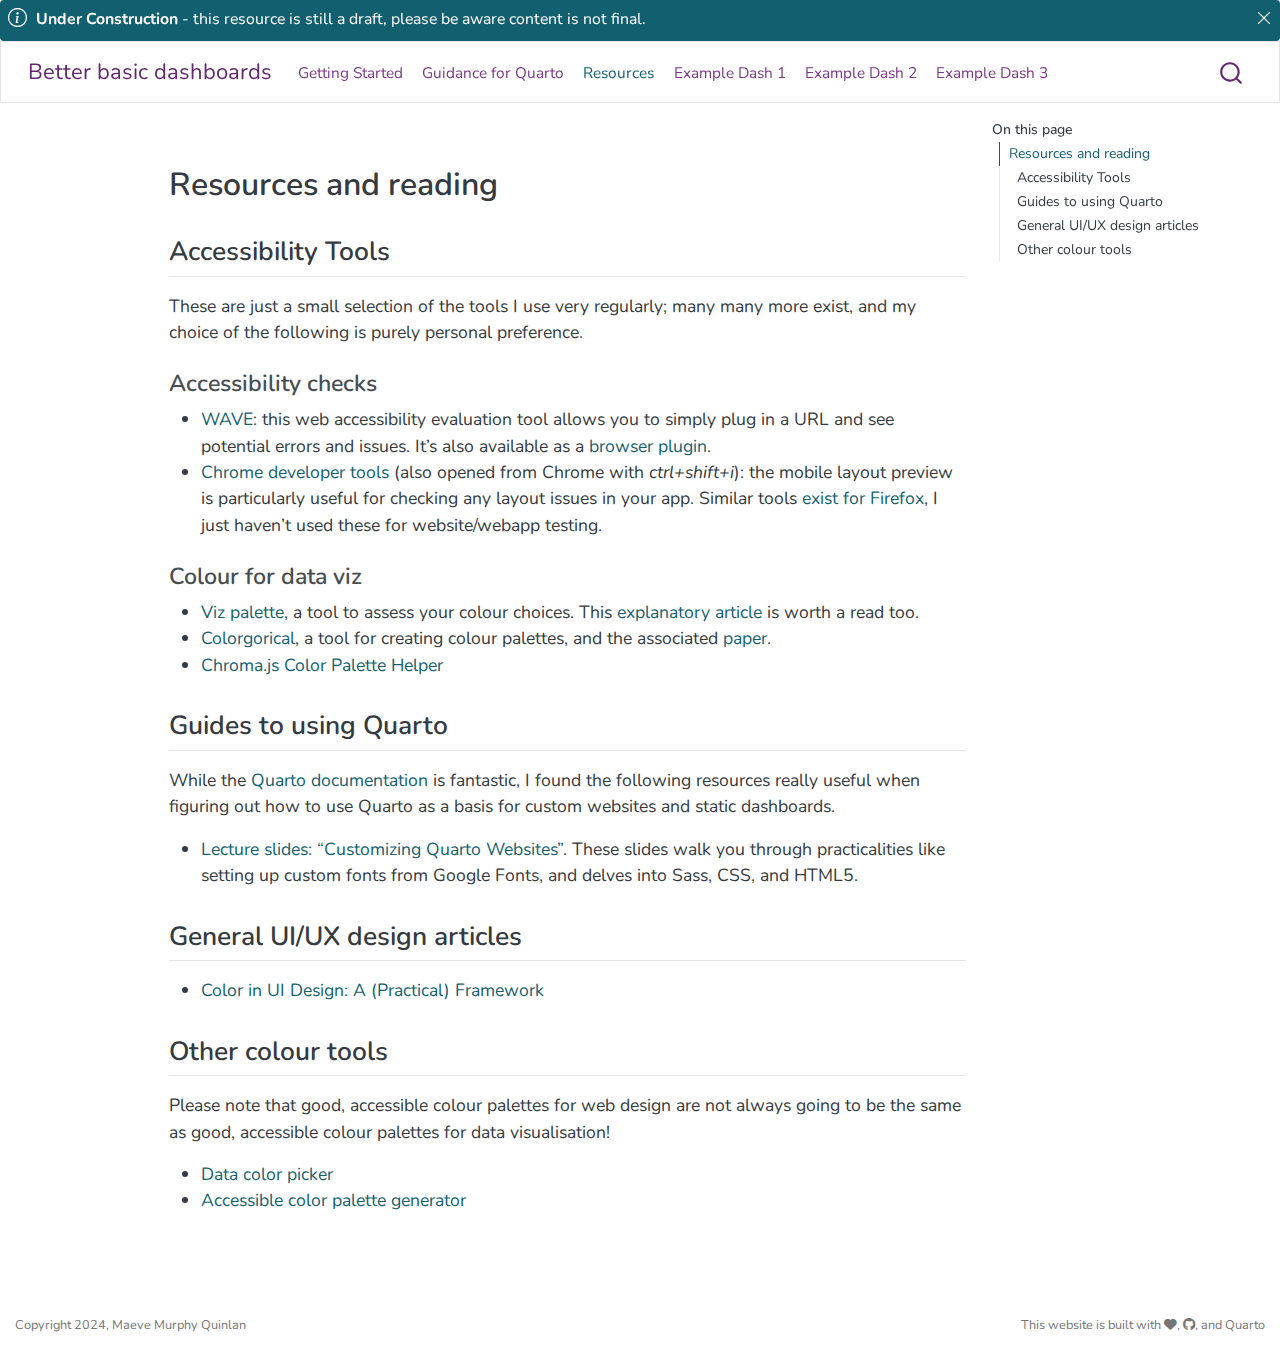
<file: docs/resources.html>
<!DOCTYPE html>
<html xmlns="http://www.w3.org/1999/xhtml" lang="en" xml:lang="en"><head>

<meta charset="utf-8">
<meta name="generator" content="quarto-1.6.36">

<meta name="viewport" content="width=device-width, initial-scale=1.0, user-scalable=yes">


<title>resources – Better basic dashboards</title>
<style>
code{white-space: pre-wrap;}
span.smallcaps{font-variant: small-caps;}
div.columns{display: flex; gap: min(4vw, 1.5em);}
div.column{flex: auto; overflow-x: auto;}
div.hanging-indent{margin-left: 1.5em; text-indent: -1.5em;}
ul.task-list{list-style: none;}
ul.task-list li input[type="checkbox"] {
  width: 0.8em;
  margin: 0 0.8em 0.2em -1em; /* quarto-specific, see https://github.com/quarto-dev/quarto-cli/issues/4556 */ 
  vertical-align: middle;
}
</style>


<script src="site_libs/quarto-nav/quarto-nav.js"></script>
<script src="site_libs/quarto-nav/headroom.min.js"></script>
<script src="site_libs/clipboard/clipboard.min.js"></script>
<script src="site_libs/quarto-search/autocomplete.umd.js"></script>
<script src="site_libs/quarto-search/fuse.min.js"></script>
<script src="site_libs/quarto-search/quarto-search.js"></script>
<meta name="quarto:offset" content="./">
<script src="site_libs/quarto-html/quarto.js"></script>
<script src="site_libs/quarto-html/popper.min.js"></script>
<script src="site_libs/quarto-html/tippy.umd.min.js"></script>
<script src="site_libs/quarto-html/anchor.min.js"></script>
<link href="site_libs/quarto-html/tippy.css" rel="stylesheet">
<link href="site_libs/quarto-html/quarto-syntax-highlighting-01c78b5cd655e4cd89133cf59d535862.css" rel="stylesheet" id="quarto-text-highlighting-styles">
<script src="site_libs/bootstrap/bootstrap.min.js"></script>
<link href="site_libs/bootstrap/bootstrap-icons.css" rel="stylesheet">
<link href="site_libs/bootstrap/bootstrap-3d6c193823b936f4a350232284cfbfcb.min.css" rel="stylesheet" append-hash="true" id="quarto-bootstrap" data-mode="light">
<link href="site_libs/quarto-contrib/fontawesome6-1.2.0/all.min.css" rel="stylesheet">
<link href="site_libs/quarto-contrib/fontawesome6-1.2.0/latex-fontsize.css" rel="stylesheet">
<script id="quarto-search-options" type="application/json">{
  "location": "navbar",
  "copy-button": false,
  "collapse-after": 3,
  "panel-placement": "end",
  "type": "overlay",
  "limit": 50,
  "keyboard-shortcut": [
    "f",
    "/",
    "s"
  ],
  "show-item-context": false,
  "language": {
    "search-no-results-text": "No results",
    "search-matching-documents-text": "matching documents",
    "search-copy-link-title": "Copy link to search",
    "search-hide-matches-text": "Hide additional matches",
    "search-more-match-text": "more match in this document",
    "search-more-matches-text": "more matches in this document",
    "search-clear-button-title": "Clear",
    "search-text-placeholder": "",
    "search-detached-cancel-button-title": "Cancel",
    "search-submit-button-title": "Submit",
    "search-label": "Search"
  }
}</script>


</head>

<body class="nav-fixed">

<div id="quarto-search-results"></div>
  <header id="quarto-header" class="headroom fixed-top">
    <div id="quarto-announcement" data-announcement-id="198d89d1f91018c95cb562763dbae2f0" class="alert alert-info hidden"><i class="bi bi-info-circle quarto-announcement-icon"></i><div class="quarto-announcement-content">
<p><strong>Under Construction</strong> - this resource is still a draft, please be aware content is not final.</p>
</div><i class="bi bi-x-lg quarto-announcement-action"></i></div>
    <nav class="navbar navbar-expand-lg " data-bs-theme="dark">
      <div class="navbar-container container-fluid">
      <div class="navbar-brand-container mx-auto">
    <a class="navbar-brand" href="./index.html">
    <span class="navbar-title">Better basic dashboards</span>
    </a>
  </div>
            <div id="quarto-search" class="" title="Search"></div>
          <button class="navbar-toggler" type="button" data-bs-toggle="collapse" data-bs-target="#navbarCollapse" aria-controls="navbarCollapse" role="menu" aria-expanded="false" aria-label="Toggle navigation" onclick="if (window.quartoToggleHeadroom) { window.quartoToggleHeadroom(); }">
  <span class="navbar-toggler-icon"></span>
</button>
          <div class="collapse navbar-collapse" id="navbarCollapse">
            <ul class="navbar-nav navbar-nav-scroll me-auto">
  <li class="nav-item">
    <a class="nav-link" href="./about.html"> 
<span class="menu-text">Getting Started</span></a>
  </li>  
  <li class="nav-item">
    <a class="nav-link" href="./using-quarto.html"> 
<span class="menu-text">Guidance for Quarto</span></a>
  </li>  
  <li class="nav-item">
    <a class="nav-link active" href="./resources.html" aria-current="page"> 
<span class="menu-text">Resources</span></a>
  </li>  
  <li class="nav-item">
    <a class="nav-link" href="./dash01.html"> 
<span class="menu-text">Example Dash 1</span></a>
  </li>  
  <li class="nav-item">
    <a class="nav-link" href="./dash02.html"> 
<span class="menu-text">Example Dash 2</span></a>
  </li>  
  <li class="nav-item">
    <a class="nav-link" href="./dash03.html"> 
<span class="menu-text">Example Dash 3</span></a>
  </li>  
</ul>
          </div> <!-- /navcollapse -->
            <div class="quarto-navbar-tools">
</div>
      </div> <!-- /container-fluid -->
    </nav>
</header>
<!-- content -->
<div id="quarto-content" class="quarto-container page-columns page-rows-contents page-layout-article page-navbar">
<!-- sidebar -->
<!-- margin-sidebar -->
    <div id="quarto-margin-sidebar" class="sidebar margin-sidebar">
        <nav id="TOC" role="doc-toc" class="toc-active">
    <h2 id="toc-title">On this page</h2>
   
  <ul>
  <li><a href="#resources-and-reading" id="toc-resources-and-reading" class="nav-link active" data-scroll-target="#resources-and-reading">Resources and reading</a>
  <ul class="collapse">
  <li><a href="#accessibility-tools" id="toc-accessibility-tools" class="nav-link" data-scroll-target="#accessibility-tools">Accessibility Tools</a>
  <ul class="collapse">
  <li><a href="#accessibility-checks" id="toc-accessibility-checks" class="nav-link" data-scroll-target="#accessibility-checks">Accessibility checks</a></li>
  <li><a href="#colour-for-data-viz" id="toc-colour-for-data-viz" class="nav-link" data-scroll-target="#colour-for-data-viz">Colour for data viz</a></li>
  </ul></li>
  <li><a href="#guides-to-using-quarto" id="toc-guides-to-using-quarto" class="nav-link" data-scroll-target="#guides-to-using-quarto">Guides to using Quarto</a></li>
  <li><a href="#general-uiux-design-articles" id="toc-general-uiux-design-articles" class="nav-link" data-scroll-target="#general-uiux-design-articles">General UI/UX design articles</a></li>
  <li><a href="#other-colour-tools" id="toc-other-colour-tools" class="nav-link" data-scroll-target="#other-colour-tools">Other colour tools</a></li>
  </ul></li>
  </ul>
</nav>
    </div>
<!-- main -->
<main class="content" id="quarto-document-content"><header id="title-block-header" class="quarto-title-block"></header>




<section id="resources-and-reading" class="level1">
<h1>Resources and reading</h1>
<section id="accessibility-tools" class="level2">
<h2 class="anchored" data-anchor-id="accessibility-tools">Accessibility Tools</h2>
<p>These are just a small selection of the tools I use very regularly; many many more exist, and my choice of the following is purely personal preference.</p>
<section id="accessibility-checks" class="level3">
<h3 class="anchored" data-anchor-id="accessibility-checks">Accessibility checks</h3>
<ul>
<li><a href="https://wave.webaim.org/">WAVE</a>: this web accessibility evaluation tool allows you to simply plug in a URL and see potential errors and issues. It’s also available as a <a href="https://wave.webaim.org/extension/">browser plugin</a>.</li>
<li><a href="https://developer.chrome.com/docs/devtools">Chrome developer tools</a> (also opened from Chrome with <em>ctrl+shift+i</em>): the mobile layout preview is particularly useful for checking any layout issues in your app. Similar tools <a href="https://firefox-source-docs.mozilla.org/devtools-user/">exist for Firefox</a>, I just haven’t used these for website/webapp testing.</li>
</ul>
</section>
<section id="colour-for-data-viz" class="level3">
<h3 class="anchored" data-anchor-id="colour-for-data-viz">Colour for data viz</h3>
<ul>
<li><a href="https://projects.susielu.com/viz-palette">Viz palette</a>, a tool to assess your colour choices. This <a href="https://medium.com/@Elijah_Meeks/viz-palette-for-data-visualization-color-8e678d996077">explanatory article</a> is worth a read too.</li>
<li><a href="https://gramaz.io/colorgorical/">Colorgorical</a>, a tool for creating colour palettes, and the associated <a href="http://vrl.cs.brown.edu/color/pdf/colorgorical.pdf?v=5dd92af6d1e6c5584236275adc769e82">paper</a>.</li>
<li><a href="https://gka.github.io/palettes/#/9%7Cs%7C00429d,96ffea,ffffe0%7Cffffe0,ff005e,93003a%7C1%7C1">Chroma.js Color Palette Helper</a></li>
</ul>
</section>
</section>
<section id="guides-to-using-quarto" class="level2">
<h2 class="anchored" data-anchor-id="guides-to-using-quarto">Guides to using Quarto</h2>
<p>While the <a href="https://quarto.org/docs/guide/">Quarto documentation</a> is fantastic, I found the following resources really useful when figuring out how to use Quarto as a basis for custom websites and static dashboards.</p>
<ul>
<li><a href="https://ucsb-meds.github.io/customizing-quarto-websites/">Lecture slides: “Customizing Quarto Websites”</a>. These slides walk you through practicalities like setting up custom fonts from Google Fonts, and delves into Sass, CSS, and HTML5.</li>
</ul>
</section>
<section id="general-uiux-design-articles" class="level2">
<h2 class="anchored" data-anchor-id="general-uiux-design-articles">General UI/UX design articles</h2>
<ul>
<li><a href="https://www.learnui.design/blog/color-in-ui-design-a-practical-framework.html">Color in UI Design: A (Practical) Framework</a></li>
</ul>
</section>
<section id="other-colour-tools" class="level2">
<h2 class="anchored" data-anchor-id="other-colour-tools">Other colour tools</h2>
<p>Please note that good, accessible colour palettes for web design are not always going to be the same as good, accessible colour palettes for data visualisation!</p>
<ul>
<li><a href="https://www.learnui.design/tools/data-color-picker.html#palette">Data color picker</a></li>
<li><a href="https://venngage.com/tools/accessible-color-palette-generator">Accessible color palette generator</a></li>
</ul>


</section>
</section>

</main> <!-- /main -->
<script id="quarto-html-after-body" type="application/javascript">
window.document.addEventListener("DOMContentLoaded", function (event) {
  const toggleBodyColorMode = (bsSheetEl) => {
    const mode = bsSheetEl.getAttribute("data-mode");
    const bodyEl = window.document.querySelector("body");
    if (mode === "dark") {
      bodyEl.classList.add("quarto-dark");
      bodyEl.classList.remove("quarto-light");
    } else {
      bodyEl.classList.add("quarto-light");
      bodyEl.classList.remove("quarto-dark");
    }
  }
  const toggleBodyColorPrimary = () => {
    const bsSheetEl = window.document.querySelector("link#quarto-bootstrap");
    if (bsSheetEl) {
      toggleBodyColorMode(bsSheetEl);
    }
  }
  toggleBodyColorPrimary();  
  const icon = "";
  const anchorJS = new window.AnchorJS();
  anchorJS.options = {
    placement: 'right',
    icon: icon
  };
  anchorJS.add('.anchored');
  const isCodeAnnotation = (el) => {
    for (const clz of el.classList) {
      if (clz.startsWith('code-annotation-')) {                     
        return true;
      }
    }
    return false;
  }
  const onCopySuccess = function(e) {
    // button target
    const button = e.trigger;
    // don't keep focus
    button.blur();
    // flash "checked"
    button.classList.add('code-copy-button-checked');
    var currentTitle = button.getAttribute("title");
    button.setAttribute("title", "Copied!");
    let tooltip;
    if (window.bootstrap) {
      button.setAttribute("data-bs-toggle", "tooltip");
      button.setAttribute("data-bs-placement", "left");
      button.setAttribute("data-bs-title", "Copied!");
      tooltip = new bootstrap.Tooltip(button, 
        { trigger: "manual", 
          customClass: "code-copy-button-tooltip",
          offset: [0, -8]});
      tooltip.show();    
    }
    setTimeout(function() {
      if (tooltip) {
        tooltip.hide();
        button.removeAttribute("data-bs-title");
        button.removeAttribute("data-bs-toggle");
        button.removeAttribute("data-bs-placement");
      }
      button.setAttribute("title", currentTitle);
      button.classList.remove('code-copy-button-checked');
    }, 1000);
    // clear code selection
    e.clearSelection();
  }
  const getTextToCopy = function(trigger) {
      const codeEl = trigger.previousElementSibling.cloneNode(true);
      for (const childEl of codeEl.children) {
        if (isCodeAnnotation(childEl)) {
          childEl.remove();
        }
      }
      return codeEl.innerText;
  }
  const clipboard = new window.ClipboardJS('.code-copy-button:not([data-in-quarto-modal])', {
    text: getTextToCopy
  });
  clipboard.on('success', onCopySuccess);
  if (window.document.getElementById('quarto-embedded-source-code-modal')) {
    const clipboardModal = new window.ClipboardJS('.code-copy-button[data-in-quarto-modal]', {
      text: getTextToCopy,
      container: window.document.getElementById('quarto-embedded-source-code-modal')
    });
    clipboardModal.on('success', onCopySuccess);
  }
    var localhostRegex = new RegExp(/^(?:http|https):\/\/localhost\:?[0-9]*\//);
    var mailtoRegex = new RegExp(/^mailto:/);
      var filterRegex = new RegExp('/' + window.location.host + '/');
    var isInternal = (href) => {
        return filterRegex.test(href) || localhostRegex.test(href) || mailtoRegex.test(href);
    }
    // Inspect non-navigation links and adorn them if external
 	var links = window.document.querySelectorAll('a[href]:not(.nav-link):not(.navbar-brand):not(.toc-action):not(.sidebar-link):not(.sidebar-item-toggle):not(.pagination-link):not(.no-external):not([aria-hidden]):not(.dropdown-item):not(.quarto-navigation-tool):not(.about-link)');
    for (var i=0; i<links.length; i++) {
      const link = links[i];
      if (!isInternal(link.href)) {
        // undo the damage that might have been done by quarto-nav.js in the case of
        // links that we want to consider external
        if (link.dataset.originalHref !== undefined) {
          link.href = link.dataset.originalHref;
        }
      }
    }
  function tippyHover(el, contentFn, onTriggerFn, onUntriggerFn) {
    const config = {
      allowHTML: true,
      maxWidth: 500,
      delay: 100,
      arrow: false,
      appendTo: function(el) {
          return el.parentElement;
      },
      interactive: true,
      interactiveBorder: 10,
      theme: 'quarto',
      placement: 'bottom-start',
    };
    if (contentFn) {
      config.content = contentFn;
    }
    if (onTriggerFn) {
      config.onTrigger = onTriggerFn;
    }
    if (onUntriggerFn) {
      config.onUntrigger = onUntriggerFn;
    }
    window.tippy(el, config); 
  }
  const noterefs = window.document.querySelectorAll('a[role="doc-noteref"]');
  for (var i=0; i<noterefs.length; i++) {
    const ref = noterefs[i];
    tippyHover(ref, function() {
      // use id or data attribute instead here
      let href = ref.getAttribute('data-footnote-href') || ref.getAttribute('href');
      try { href = new URL(href).hash; } catch {}
      const id = href.replace(/^#\/?/, "");
      const note = window.document.getElementById(id);
      if (note) {
        return note.innerHTML;
      } else {
        return "";
      }
    });
  }
  const xrefs = window.document.querySelectorAll('a.quarto-xref');
  const processXRef = (id, note) => {
    // Strip column container classes
    const stripColumnClz = (el) => {
      el.classList.remove("page-full", "page-columns");
      if (el.children) {
        for (const child of el.children) {
          stripColumnClz(child);
        }
      }
    }
    stripColumnClz(note)
    if (id === null || id.startsWith('sec-')) {
      // Special case sections, only their first couple elements
      const container = document.createElement("div");
      if (note.children && note.children.length > 2) {
        container.appendChild(note.children[0].cloneNode(true));
        for (let i = 1; i < note.children.length; i++) {
          const child = note.children[i];
          if (child.tagName === "P" && child.innerText === "") {
            continue;
          } else {
            container.appendChild(child.cloneNode(true));
            break;
          }
        }
        if (window.Quarto?.typesetMath) {
          window.Quarto.typesetMath(container);
        }
        return container.innerHTML
      } else {
        if (window.Quarto?.typesetMath) {
          window.Quarto.typesetMath(note);
        }
        return note.innerHTML;
      }
    } else {
      // Remove any anchor links if they are present
      const anchorLink = note.querySelector('a.anchorjs-link');
      if (anchorLink) {
        anchorLink.remove();
      }
      if (window.Quarto?.typesetMath) {
        window.Quarto.typesetMath(note);
      }
      if (note.classList.contains("callout")) {
        return note.outerHTML;
      } else {
        return note.innerHTML;
      }
    }
  }
  for (var i=0; i<xrefs.length; i++) {
    const xref = xrefs[i];
    tippyHover(xref, undefined, function(instance) {
      instance.disable();
      let url = xref.getAttribute('href');
      let hash = undefined; 
      if (url.startsWith('#')) {
        hash = url;
      } else {
        try { hash = new URL(url).hash; } catch {}
      }
      if (hash) {
        const id = hash.replace(/^#\/?/, "");
        const note = window.document.getElementById(id);
        if (note !== null) {
          try {
            const html = processXRef(id, note.cloneNode(true));
            instance.setContent(html);
          } finally {
            instance.enable();
            instance.show();
          }
        } else {
          // See if we can fetch this
          fetch(url.split('#')[0])
          .then(res => res.text())
          .then(html => {
            const parser = new DOMParser();
            const htmlDoc = parser.parseFromString(html, "text/html");
            const note = htmlDoc.getElementById(id);
            if (note !== null) {
              const html = processXRef(id, note);
              instance.setContent(html);
            } 
          }).finally(() => {
            instance.enable();
            instance.show();
          });
        }
      } else {
        // See if we can fetch a full url (with no hash to target)
        // This is a special case and we should probably do some content thinning / targeting
        fetch(url)
        .then(res => res.text())
        .then(html => {
          const parser = new DOMParser();
          const htmlDoc = parser.parseFromString(html, "text/html");
          const note = htmlDoc.querySelector('main.content');
          if (note !== null) {
            // This should only happen for chapter cross references
            // (since there is no id in the URL)
            // remove the first header
            if (note.children.length > 0 && note.children[0].tagName === "HEADER") {
              note.children[0].remove();
            }
            const html = processXRef(null, note);
            instance.setContent(html);
          } 
        }).finally(() => {
          instance.enable();
          instance.show();
        });
      }
    }, function(instance) {
    });
  }
      let selectedAnnoteEl;
      const selectorForAnnotation = ( cell, annotation) => {
        let cellAttr = 'data-code-cell="' + cell + '"';
        let lineAttr = 'data-code-annotation="' +  annotation + '"';
        const selector = 'span[' + cellAttr + '][' + lineAttr + ']';
        return selector;
      }
      const selectCodeLines = (annoteEl) => {
        const doc = window.document;
        const targetCell = annoteEl.getAttribute("data-target-cell");
        const targetAnnotation = annoteEl.getAttribute("data-target-annotation");
        const annoteSpan = window.document.querySelector(selectorForAnnotation(targetCell, targetAnnotation));
        const lines = annoteSpan.getAttribute("data-code-lines").split(",");
        const lineIds = lines.map((line) => {
          return targetCell + "-" + line;
        })
        let top = null;
        let height = null;
        let parent = null;
        if (lineIds.length > 0) {
            //compute the position of the single el (top and bottom and make a div)
            const el = window.document.getElementById(lineIds[0]);
            top = el.offsetTop;
            height = el.offsetHeight;
            parent = el.parentElement.parentElement;
          if (lineIds.length > 1) {
            const lastEl = window.document.getElementById(lineIds[lineIds.length - 1]);
            const bottom = lastEl.offsetTop + lastEl.offsetHeight;
            height = bottom - top;
          }
          if (top !== null && height !== null && parent !== null) {
            // cook up a div (if necessary) and position it 
            let div = window.document.getElementById("code-annotation-line-highlight");
            if (div === null) {
              div = window.document.createElement("div");
              div.setAttribute("id", "code-annotation-line-highlight");
              div.style.position = 'absolute';
              parent.appendChild(div);
            }
            div.style.top = top - 2 + "px";
            div.style.height = height + 4 + "px";
            div.style.left = 0;
            let gutterDiv = window.document.getElementById("code-annotation-line-highlight-gutter");
            if (gutterDiv === null) {
              gutterDiv = window.document.createElement("div");
              gutterDiv.setAttribute("id", "code-annotation-line-highlight-gutter");
              gutterDiv.style.position = 'absolute';
              const codeCell = window.document.getElementById(targetCell);
              const gutter = codeCell.querySelector('.code-annotation-gutter');
              gutter.appendChild(gutterDiv);
            }
            gutterDiv.style.top = top - 2 + "px";
            gutterDiv.style.height = height + 4 + "px";
          }
          selectedAnnoteEl = annoteEl;
        }
      };
      const unselectCodeLines = () => {
        const elementsIds = ["code-annotation-line-highlight", "code-annotation-line-highlight-gutter"];
        elementsIds.forEach((elId) => {
          const div = window.document.getElementById(elId);
          if (div) {
            div.remove();
          }
        });
        selectedAnnoteEl = undefined;
      };
        // Handle positioning of the toggle
    window.addEventListener(
      "resize",
      throttle(() => {
        elRect = undefined;
        if (selectedAnnoteEl) {
          selectCodeLines(selectedAnnoteEl);
        }
      }, 10)
    );
    function throttle(fn, ms) {
    let throttle = false;
    let timer;
      return (...args) => {
        if(!throttle) { // first call gets through
            fn.apply(this, args);
            throttle = true;
        } else { // all the others get throttled
            if(timer) clearTimeout(timer); // cancel #2
            timer = setTimeout(() => {
              fn.apply(this, args);
              timer = throttle = false;
            }, ms);
        }
      };
    }
      // Attach click handler to the DT
      const annoteDls = window.document.querySelectorAll('dt[data-target-cell]');
      for (const annoteDlNode of annoteDls) {
        annoteDlNode.addEventListener('click', (event) => {
          const clickedEl = event.target;
          if (clickedEl !== selectedAnnoteEl) {
            unselectCodeLines();
            const activeEl = window.document.querySelector('dt[data-target-cell].code-annotation-active');
            if (activeEl) {
              activeEl.classList.remove('code-annotation-active');
            }
            selectCodeLines(clickedEl);
            clickedEl.classList.add('code-annotation-active');
          } else {
            // Unselect the line
            unselectCodeLines();
            clickedEl.classList.remove('code-annotation-active');
          }
        });
      }
  const findCites = (el) => {
    const parentEl = el.parentElement;
    if (parentEl) {
      const cites = parentEl.dataset.cites;
      if (cites) {
        return {
          el,
          cites: cites.split(' ')
        };
      } else {
        return findCites(el.parentElement)
      }
    } else {
      return undefined;
    }
  };
  var bibliorefs = window.document.querySelectorAll('a[role="doc-biblioref"]');
  for (var i=0; i<bibliorefs.length; i++) {
    const ref = bibliorefs[i];
    const citeInfo = findCites(ref);
    if (citeInfo) {
      tippyHover(citeInfo.el, function() {
        var popup = window.document.createElement('div');
        citeInfo.cites.forEach(function(cite) {
          var citeDiv = window.document.createElement('div');
          citeDiv.classList.add('hanging-indent');
          citeDiv.classList.add('csl-entry');
          var biblioDiv = window.document.getElementById('ref-' + cite);
          if (biblioDiv) {
            citeDiv.innerHTML = biblioDiv.innerHTML;
          }
          popup.appendChild(citeDiv);
        });
        return popup.innerHTML;
      });
    }
  }
});
</script>
</div> <!-- /content -->
<footer class="footer">
  <div class="nav-footer">
    <div class="nav-footer-left">
<p>Copyright 2024, Maeve Murphy Quinlan</p>
</div>   
    <div class="nav-footer-center">
      &nbsp;
    </div>
    <div class="nav-footer-right">
<p>This website is built with <i class="fa-solid fa-heart" title="a heart" aria-label="heart"></i>, <a href="https://github.com/murphyqm/better-basic-dashboards" target="_blank"><i class="fa-brands fa-github" title="GitHub octocat logo" aria-label="github"></i></a>, and <a href="https://quarto.org/" target="_blank">Quarto</a></p>
</div>
  </div>
</footer>




</body></html>
</file>
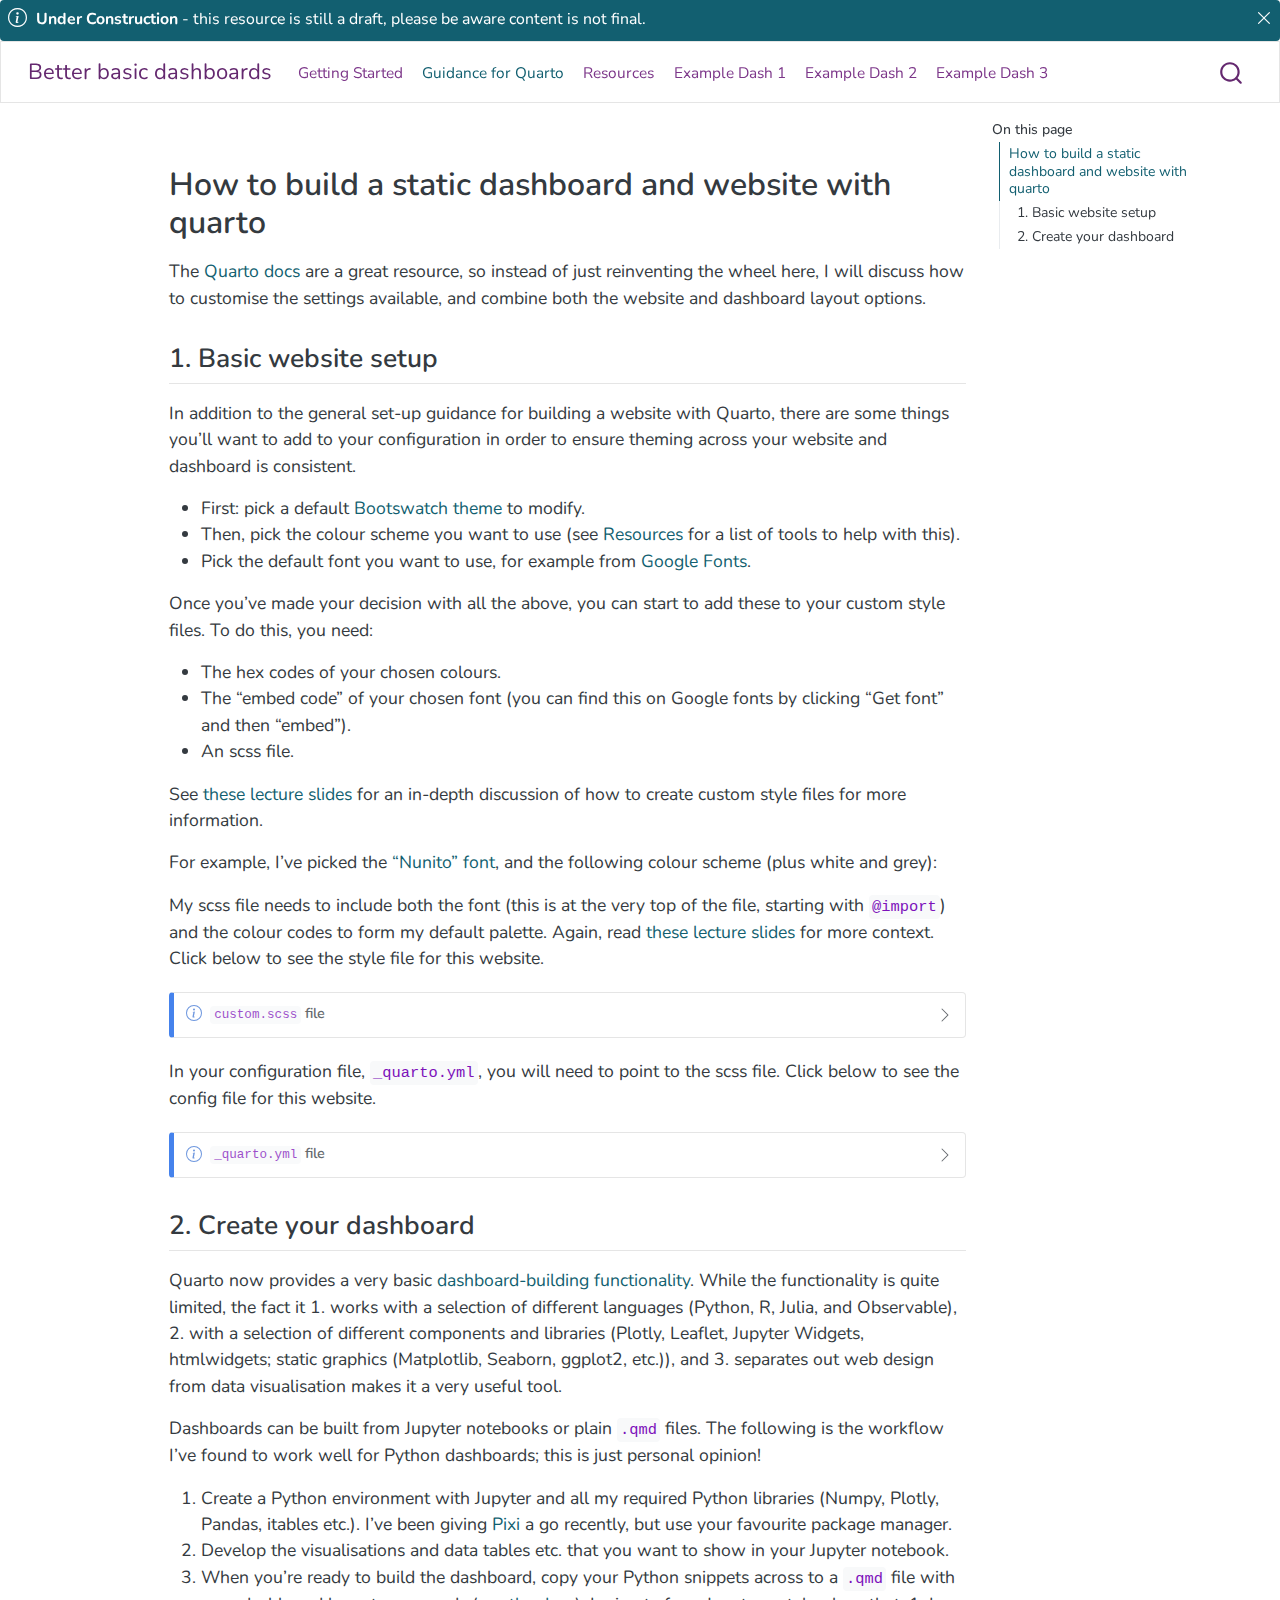
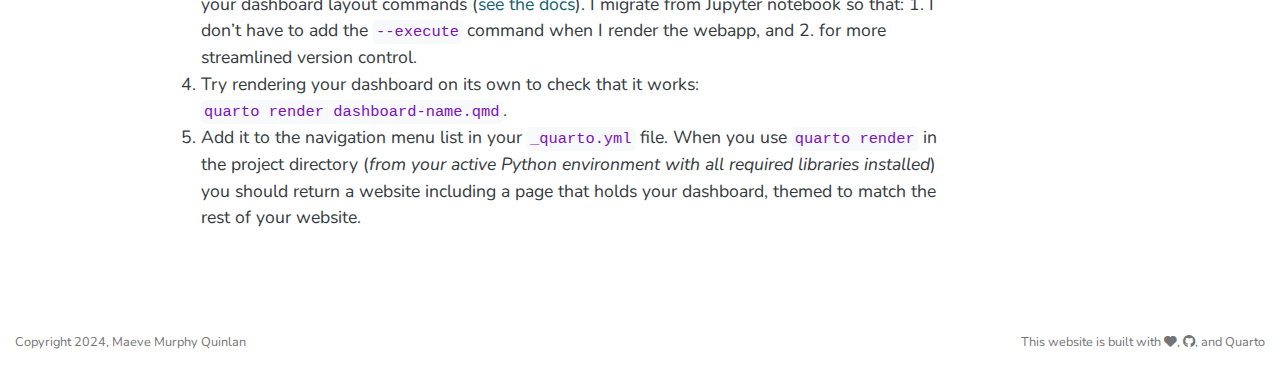
<file: docs/using-quarto.html>
<!DOCTYPE html>
<html xmlns="http://www.w3.org/1999/xhtml" lang="en" xml:lang="en"><head>

<meta charset="utf-8">
<meta name="generator" content="quarto-1.6.36">

<meta name="viewport" content="width=device-width, initial-scale=1.0, user-scalable=yes">


<title>using-quarto – Better basic dashboards</title>
<style>
code{white-space: pre-wrap;}
span.smallcaps{font-variant: small-caps;}
div.columns{display: flex; gap: min(4vw, 1.5em);}
div.column{flex: auto; overflow-x: auto;}
div.hanging-indent{margin-left: 1.5em; text-indent: -1.5em;}
ul.task-list{list-style: none;}
ul.task-list li input[type="checkbox"] {
  width: 0.8em;
  margin: 0 0.8em 0.2em -1em; /* quarto-specific, see https://github.com/quarto-dev/quarto-cli/issues/4556 */ 
  vertical-align: middle;
}
/* CSS for syntax highlighting */
pre > code.sourceCode { white-space: pre; position: relative; }
pre > code.sourceCode > span { line-height: 1.25; }
pre > code.sourceCode > span:empty { height: 1.2em; }
.sourceCode { overflow: visible; }
code.sourceCode > span { color: inherit; text-decoration: inherit; }
div.sourceCode { margin: 1em 0; }
pre.sourceCode { margin: 0; }
@media screen {
div.sourceCode { overflow: auto; }
}
@media print {
pre > code.sourceCode { white-space: pre-wrap; }
pre > code.sourceCode > span { display: inline-block; text-indent: -5em; padding-left: 5em; }
}
pre.numberSource code
  { counter-reset: source-line 0; }
pre.numberSource code > span
  { position: relative; left: -4em; counter-increment: source-line; }
pre.numberSource code > span > a:first-child::before
  { content: counter(source-line);
    position: relative; left: -1em; text-align: right; vertical-align: baseline;
    border: none; display: inline-block;
    -webkit-touch-callout: none; -webkit-user-select: none;
    -khtml-user-select: none; -moz-user-select: none;
    -ms-user-select: none; user-select: none;
    padding: 0 4px; width: 4em;
  }
pre.numberSource { margin-left: 3em;  padding-left: 4px; }
div.sourceCode
  {   }
@media screen {
pre > code.sourceCode > span > a:first-child::before { text-decoration: underline; }
}
</style>


<script src="site_libs/quarto-nav/quarto-nav.js"></script>
<script src="site_libs/quarto-nav/headroom.min.js"></script>
<script src="site_libs/clipboard/clipboard.min.js"></script>
<script src="site_libs/quarto-search/autocomplete.umd.js"></script>
<script src="site_libs/quarto-search/fuse.min.js"></script>
<script src="site_libs/quarto-search/quarto-search.js"></script>
<meta name="quarto:offset" content="./">
<script src="site_libs/quarto-html/quarto.js"></script>
<script src="site_libs/quarto-html/popper.min.js"></script>
<script src="site_libs/quarto-html/tippy.umd.min.js"></script>
<script src="site_libs/quarto-html/anchor.min.js"></script>
<link href="site_libs/quarto-html/tippy.css" rel="stylesheet">
<link href="site_libs/quarto-html/quarto-syntax-highlighting-01c78b5cd655e4cd89133cf59d535862.css" rel="stylesheet" id="quarto-text-highlighting-styles">
<script src="site_libs/bootstrap/bootstrap.min.js"></script>
<link href="site_libs/bootstrap/bootstrap-icons.css" rel="stylesheet">
<link href="site_libs/bootstrap/bootstrap-3d6c193823b936f4a350232284cfbfcb.min.css" rel="stylesheet" append-hash="true" id="quarto-bootstrap" data-mode="light">
<link href="site_libs/quarto-contrib/fontawesome6-1.2.0/all.min.css" rel="stylesheet">
<link href="site_libs/quarto-contrib/fontawesome6-1.2.0/latex-fontsize.css" rel="stylesheet">
<script id="quarto-search-options" type="application/json">{
  "location": "navbar",
  "copy-button": false,
  "collapse-after": 3,
  "panel-placement": "end",
  "type": "overlay",
  "limit": 50,
  "keyboard-shortcut": [
    "f",
    "/",
    "s"
  ],
  "show-item-context": false,
  "language": {
    "search-no-results-text": "No results",
    "search-matching-documents-text": "matching documents",
    "search-copy-link-title": "Copy link to search",
    "search-hide-matches-text": "Hide additional matches",
    "search-more-match-text": "more match in this document",
    "search-more-matches-text": "more matches in this document",
    "search-clear-button-title": "Clear",
    "search-text-placeholder": "",
    "search-detached-cancel-button-title": "Cancel",
    "search-submit-button-title": "Submit",
    "search-label": "Search"
  }
}</script>


</head>

<body class="nav-fixed">

<div id="quarto-search-results"></div>
  <header id="quarto-header" class="headroom fixed-top">
    <div id="quarto-announcement" data-announcement-id="198d89d1f91018c95cb562763dbae2f0" class="alert alert-info hidden"><i class="bi bi-info-circle quarto-announcement-icon"></i><div class="quarto-announcement-content">
<p><strong>Under Construction</strong> - this resource is still a draft, please be aware content is not final.</p>
</div><i class="bi bi-x-lg quarto-announcement-action"></i></div>
    <nav class="navbar navbar-expand-lg " data-bs-theme="dark">
      <div class="navbar-container container-fluid">
      <div class="navbar-brand-container mx-auto">
    <a class="navbar-brand" href="./index.html">
    <span class="navbar-title">Better basic dashboards</span>
    </a>
  </div>
            <div id="quarto-search" class="" title="Search"></div>
          <button class="navbar-toggler" type="button" data-bs-toggle="collapse" data-bs-target="#navbarCollapse" aria-controls="navbarCollapse" role="menu" aria-expanded="false" aria-label="Toggle navigation" onclick="if (window.quartoToggleHeadroom) { window.quartoToggleHeadroom(); }">
  <span class="navbar-toggler-icon"></span>
</button>
          <div class="collapse navbar-collapse" id="navbarCollapse">
            <ul class="navbar-nav navbar-nav-scroll me-auto">
  <li class="nav-item">
    <a class="nav-link" href="./about.html"> 
<span class="menu-text">Getting Started</span></a>
  </li>  
  <li class="nav-item">
    <a class="nav-link active" href="./using-quarto.html" aria-current="page"> 
<span class="menu-text">Guidance for Quarto</span></a>
  </li>  
  <li class="nav-item">
    <a class="nav-link" href="./resources.html"> 
<span class="menu-text">Resources</span></a>
  </li>  
  <li class="nav-item">
    <a class="nav-link" href="./dash01.html"> 
<span class="menu-text">Example Dash 1</span></a>
  </li>  
  <li class="nav-item">
    <a class="nav-link" href="./dash02.html"> 
<span class="menu-text">Example Dash 2</span></a>
  </li>  
  <li class="nav-item">
    <a class="nav-link" href="./dash03.html"> 
<span class="menu-text">Example Dash 3</span></a>
  </li>  
</ul>
          </div> <!-- /navcollapse -->
            <div class="quarto-navbar-tools">
</div>
      </div> <!-- /container-fluid -->
    </nav>
</header>
<!-- content -->
<div id="quarto-content" class="quarto-container page-columns page-rows-contents page-layout-article page-navbar">
<!-- sidebar -->
<!-- margin-sidebar -->
    <div id="quarto-margin-sidebar" class="sidebar margin-sidebar">
        <nav id="TOC" role="doc-toc" class="toc-active">
    <h2 id="toc-title">On this page</h2>
   
  <ul>
  <li><a href="#how-to-build-a-static-dashboard-and-website-with-quarto" id="toc-how-to-build-a-static-dashboard-and-website-with-quarto" class="nav-link active" data-scroll-target="#how-to-build-a-static-dashboard-and-website-with-quarto">How to build a static dashboard and website with quarto</a>
  <ul class="collapse">
  <li><a href="#basic-website-setup" id="toc-basic-website-setup" class="nav-link" data-scroll-target="#basic-website-setup">1. Basic website setup</a></li>
  <li><a href="#create-your-dashboard" id="toc-create-your-dashboard" class="nav-link" data-scroll-target="#create-your-dashboard">2. Create your dashboard</a></li>
  </ul></li>
  </ul>
</nav>
    </div>
<!-- main -->
<main class="content" id="quarto-document-content"><header id="title-block-header" class="quarto-title-block"></header>




<section id="how-to-build-a-static-dashboard-and-website-with-quarto" class="level1">
<h1>How to build a static dashboard and website with quarto</h1>
<p>The <a href="https://quarto.org/docs/websites/">Quarto docs</a> are a great resource, so instead of just reinventing the wheel here, I will discuss how to customise the settings available, and combine both the website and dashboard layout options.</p>
<section id="basic-website-setup" class="level2">
<h2 class="anchored" data-anchor-id="basic-website-setup">1. Basic website setup</h2>
<p>In addition to the general set-up guidance for building a website with Quarto, there are some things you’ll want to add to your configuration in order to ensure theming across your website and dashboard is consistent.</p>
<ul>
<li>First: pick a default <a href="https://bootswatch.com/">Bootswatch theme</a> to modify.</li>
<li>Then, pick the colour scheme you want to use (see <a href="./resources.html">Resources</a> for a list of tools to help with this).</li>
<li>Pick the default font you want to use, for example from <a href="https://fonts.google.com/">Google Fonts</a>.</li>
</ul>
<p>Once you’ve made your decision with all the above, you can start to add these to your custom style files. To do this, you need:</p>
<ul>
<li>The hex codes of your chosen colours.</li>
<li>The “embed code” of your chosen font (you can find this on Google fonts by clicking “Get font” and then “embed”).</li>
<li>An scss file.</li>
</ul>
<p>See <a href="https://ucsb-meds.github.io/customizing-quarto-websites/">these lecture slides</a> for an in-depth discussion of how to create custom style files for more information.</p>
<p>For example, I’ve picked the <a href="https://fonts.google.com/specimen/Nunito?query=nunito">“Nunito” font</a>, and the following colour scheme (plus white and grey):</p>
<!-- Coolors Palette Widget -->
<script data-id="047752929704321745">new CoolorsPaletteWidget("047752929704321745", ["64286f","2b7043","125f70","D9831F","7c3689"]); </script>
<p>My scss file needs to include both the font (this is at the very top of the file, starting with <code>@import</code>) and the colour codes to form my default palette. Again, read <a href="https://ucsb-meds.github.io/customizing-quarto-websites/">these lecture slides</a> for more context. Click below to see the style file for this website.</p>
<div class="callout callout-style-simple callout-note callout-titled">
<div class="callout-header d-flex align-content-center" data-bs-toggle="collapse" data-bs-target=".callout-1-contents" aria-controls="callout-1" aria-expanded="false" aria-label="Toggle callout">
<div class="callout-icon-container">
<i class="callout-icon"></i>
</div>
<div class="callout-title-container flex-fill">
<code>custom.scss</code> file
</div>
<div class="callout-btn-toggle d-inline-block border-0 py-1 ps-1 pe-0 float-end"><i class="callout-toggle"></i></div>
</div>
<div id="callout-1" class="callout-1-contents callout-collapse collapse">
<div class="callout-body-container callout-body">
<div class="sourceCode" id="cb1"><pre class="sourceCode scss code-with-copy"><code class="sourceCode scss"><span id="cb1-1"><a href="#cb1-1" aria-hidden="true" tabindex="-1"></a></span>
<span id="cb1-2"><a href="#cb1-2" aria-hidden="true" tabindex="-1"></a><span class="co">/*-- scss:defaults --*/</span></span>
<span id="cb1-3"><a href="#cb1-3" aria-hidden="true" tabindex="-1"></a></span>
<span id="cb1-4"><a href="#cb1-4" aria-hidden="true" tabindex="-1"></a><span class="co">// Import Google fonts</span></span>
<span id="cb1-5"><a href="#cb1-5" aria-hidden="true" tabindex="-1"></a><span class="im">@import</span> <span class="fu">url(</span><span class="st">'https://fonts.googleapis.com/css2?family=Nunito:ital,wght@0,200..1000;1,200..1000&amp;display=swap'</span><span class="fu">)</span><span class="op">;</span></span>
<span id="cb1-6"><a href="#cb1-6" aria-hidden="true" tabindex="-1"></a></span>
<span id="cb1-7"><a href="#cb1-7" aria-hidden="true" tabindex="-1"></a><span class="va">$font-family-sans-serif</span>: <span class="st">"Nunito"</span><span class="op">;</span></span>
<span id="cb1-8"><a href="#cb1-8" aria-hidden="true" tabindex="-1"></a><span class="va">$font-family-serif</span>: <span class="st">"Nunito"</span><span class="op">;</span></span>
<span id="cb1-9"><a href="#cb1-9" aria-hidden="true" tabindex="-1"></a><span class="va">$font-size-root</span>: <span class="st">"16px"</span><span class="op">;</span></span>
<span id="cb1-10"><a href="#cb1-10" aria-hidden="true" tabindex="-1"></a></span>
<span id="cb1-11"><a href="#cb1-11" aria-hidden="true" tabindex="-1"></a></span>
<span id="cb1-12"><a href="#cb1-12" aria-hidden="true" tabindex="-1"></a><span class="co">// scss-docs-start theme-color-variables</span></span>
<span id="cb1-13"><a href="#cb1-13" aria-hidden="true" tabindex="-1"></a><span class="va">$primary</span>:       <span class="cn">#64286f</span> <span class="at">!default</span><span class="op">;</span></span>
<span id="cb1-14"><a href="#cb1-14" aria-hidden="true" tabindex="-1"></a><span class="va">$secondary</span>:     <span class="cn">#FFF</span> <span class="at">!default</span><span class="op">;</span></span>
<span id="cb1-15"><a href="#cb1-15" aria-hidden="true" tabindex="-1"></a><span class="va">$success</span>:       <span class="cn">#2b7043</span> <span class="at">!default</span><span class="op">;</span></span>
<span id="cb1-16"><a href="#cb1-16" aria-hidden="true" tabindex="-1"></a><span class="va">$info</span>:          <span class="cn">#125f70</span> <span class="at">!default</span><span class="op">;</span></span>
<span id="cb1-17"><a href="#cb1-17" aria-hidden="true" tabindex="-1"></a><span class="va">$warning</span>:       <span class="cn">#D9831F</span> <span class="at">!default</span><span class="op">;</span></span>
<span id="cb1-18"><a href="#cb1-18" aria-hidden="true" tabindex="-1"></a><span class="va">$danger</span>:        <span class="cn">#7c3689</span> <span class="at">!default</span><span class="op">;</span></span>
<span id="cb1-19"><a href="#cb1-19" aria-hidden="true" tabindex="-1"></a><span class="va">$light</span>:         <span class="cn">#e9dded</span> <span class="at">!default</span><span class="op">;</span></span>
<span id="cb1-20"><a href="#cb1-20" aria-hidden="true" tabindex="-1"></a><span class="va">$dark</span>:          <span class="cn">#4c1b56</span> <span class="at">!default</span><span class="op">;</span></span>
<span id="cb1-21"><a href="#cb1-21" aria-hidden="true" tabindex="-1"></a><span class="co">// scss-docs-end theme-color-variables</span></span>
<span id="cb1-22"><a href="#cb1-22" aria-hidden="true" tabindex="-1"></a></span>
<span id="cb1-23"><a href="#cb1-23" aria-hidden="true" tabindex="-1"></a><span class="co">// scss-docs-start theme-colors-map</span></span>
<span id="cb1-24"><a href="#cb1-24" aria-hidden="true" tabindex="-1"></a><span class="va">$theme-colors</span>: (</span>
<span id="cb1-25"><a href="#cb1-25" aria-hidden="true" tabindex="-1"></a>  <span class="st">"primary"</span>:    <span class="va">$primary</span><span class="op">,</span></span>
<span id="cb1-26"><a href="#cb1-26" aria-hidden="true" tabindex="-1"></a>  <span class="st">"secondary"</span>:  <span class="va">$secondary</span><span class="op">,</span></span>
<span id="cb1-27"><a href="#cb1-27" aria-hidden="true" tabindex="-1"></a>  <span class="st">"success"</span>:    <span class="va">$success</span><span class="op">,</span></span>
<span id="cb1-28"><a href="#cb1-28" aria-hidden="true" tabindex="-1"></a>  <span class="st">"info"</span>:       <span class="va">$info</span><span class="op">,</span></span>
<span id="cb1-29"><a href="#cb1-29" aria-hidden="true" tabindex="-1"></a>  <span class="st">"warning"</span>:    <span class="va">$warning</span><span class="op">,</span></span>
<span id="cb1-30"><a href="#cb1-30" aria-hidden="true" tabindex="-1"></a>  <span class="st">"danger"</span>:     <span class="va">$danger</span><span class="op">,</span></span>
<span id="cb1-31"><a href="#cb1-31" aria-hidden="true" tabindex="-1"></a>  <span class="st">"light"</span>:      <span class="va">$light</span><span class="op">,</span></span>
<span id="cb1-32"><a href="#cb1-32" aria-hidden="true" tabindex="-1"></a>  <span class="st">"dark"</span>:       <span class="va">$dark</span></span>
<span id="cb1-33"><a href="#cb1-33" aria-hidden="true" tabindex="-1"></a>) <span class="at">!default</span><span class="op">;</span></span>
<span id="cb1-34"><a href="#cb1-34" aria-hidden="true" tabindex="-1"></a></span>
<span id="cb1-35"><a href="#cb1-35" aria-hidden="true" tabindex="-1"></a><span class="co">// colors</span></span>
<span id="cb1-36"><a href="#cb1-36" aria-hidden="true" tabindex="-1"></a></span>
<span id="cb1-37"><a href="#cb1-37" aria-hidden="true" tabindex="-1"></a><span class="va">$navbar-bg</span>: <span class="va">$secondary</span><span class="op">;</span></span>
<span id="cb1-38"><a href="#cb1-38" aria-hidden="true" tabindex="-1"></a><span class="va">$navbar-fg</span>: <span class="va">$primary</span><span class="op">;</span></span>
<span id="cb1-39"><a href="#cb1-39" aria-hidden="true" tabindex="-1"></a></span>
<span id="cb1-40"><a href="#cb1-40" aria-hidden="true" tabindex="-1"></a><span class="va">$link-color</span>: <span class="va">$info</span><span class="op">;</span></span>
<span id="cb1-41"><a href="#cb1-41" aria-hidden="true" tabindex="-1"></a><span class="va">$hover-color</span>: <span class="fu">lighten(</span><span class="va">$info</span><span class="op">,</span> <span class="dv">40</span><span class="dt">%</span><span class="fu">)</span><span class="op">;</span></span>
<span id="cb1-42"><a href="#cb1-42" aria-hidden="true" tabindex="-1"></a></span>
<span id="cb1-43"><a href="#cb1-43" aria-hidden="true" tabindex="-1"></a><span class="co">/*-- scss:rules --*/</span></span>
<span id="cb1-44"><a href="#cb1-44" aria-hidden="true" tabindex="-1"></a><span class="fu">.card-header</span> {</span>
<span id="cb1-45"><a href="#cb1-45" aria-hidden="true" tabindex="-1"></a>  <span class="kw">background-color</span>: <span class="fu">lighten(</span><span class="va">$danger</span><span class="op">,</span> <span class="dv">40</span><span class="dt">%</span><span class="fu">)</span><span class="op">;</span></span>
<span id="cb1-46"><a href="#cb1-46" aria-hidden="true" tabindex="-1"></a>}</span>
<span id="cb1-47"><a href="#cb1-47" aria-hidden="true" tabindex="-1"></a></span>
<span id="cb1-48"><a href="#cb1-48" aria-hidden="true" tabindex="-1"></a><span class="fu">.nav-item</span> <span class="op">&gt;</span> a<span class="in">:hover</span> {</span>
<span id="cb1-49"><a href="#cb1-49" aria-hidden="true" tabindex="-1"></a>  <span class="kw">color</span>: <span class="va">$info</span><span class="op">;</span></span>
<span id="cb1-50"><a href="#cb1-50" aria-hidden="true" tabindex="-1"></a>}</span>
<span id="cb1-51"><a href="#cb1-51" aria-hidden="true" tabindex="-1"></a></span>
<span id="cb1-52"><a href="#cb1-52" aria-hidden="true" tabindex="-1"></a><span class="fu">.nav-link</span> {</span>
<span id="cb1-53"><a href="#cb1-53" aria-hidden="true" tabindex="-1"></a>  <span class="kw">color</span>: <span class="va">$danger</span><span class="op">;</span></span>
<span id="cb1-54"><a href="#cb1-54" aria-hidden="true" tabindex="-1"></a>}</span>
<span id="cb1-55"><a href="#cb1-55" aria-hidden="true" tabindex="-1"></a></span>
<span id="cb1-56"><a href="#cb1-56" aria-hidden="true" tabindex="-1"></a><span class="fu">.tabset</span> <span class="fu">.nav-link</span> {</span>
<span id="cb1-57"><a href="#cb1-57" aria-hidden="true" tabindex="-1"></a>  <span class="kw">color</span>: <span class="va">$danger</span><span class="op">;</span></span>
<span id="cb1-58"><a href="#cb1-58" aria-hidden="true" tabindex="-1"></a>}</span>
<span id="cb1-59"><a href="#cb1-59" aria-hidden="true" tabindex="-1"></a></span></code><button title="Copy to Clipboard" class="code-copy-button"><i class="bi"></i></button></pre></div>
</div>
</div>
</div>
<p>In your configuration file, <code>_quarto.yml</code>, you will need to point to the scss file. Click below to see the config file for this website.</p>
<div class="callout callout-style-simple callout-note callout-titled">
<div class="callout-header d-flex align-content-center" data-bs-toggle="collapse" data-bs-target=".callout-2-contents" aria-controls="callout-2" aria-expanded="false" aria-label="Toggle callout">
<div class="callout-icon-container">
<i class="callout-icon"></i>
</div>
<div class="callout-title-container flex-fill">
<code>_quarto.yml</code> file
</div>
<div class="callout-btn-toggle d-inline-block border-0 py-1 ps-1 pe-0 float-end"><i class="callout-toggle"></i></div>
</div>
<div id="callout-2" class="callout-2-contents callout-collapse collapse">
<div class="callout-body-container callout-body">
<div class="sourceCode" id="cb2"><pre class="sourceCode yml code-with-copy"><code class="sourceCode yaml"><span id="cb2-1"><a href="#cb2-1" aria-hidden="true" tabindex="-1"></a><span class="fu">project</span><span class="kw">:</span></span>
<span id="cb2-2"><a href="#cb2-2" aria-hidden="true" tabindex="-1"></a><span class="at">  </span><span class="fu">type</span><span class="kw">:</span><span class="at"> website</span></span>
<span id="cb2-3"><a href="#cb2-3" aria-hidden="true" tabindex="-1"></a><span class="at">  </span><span class="fu">output-dir</span><span class="kw">:</span><span class="at"> docs</span></span>
<span id="cb2-4"><a href="#cb2-4" aria-hidden="true" tabindex="-1"></a></span>
<span id="cb2-5"><a href="#cb2-5" aria-hidden="true" tabindex="-1"></a><span class="fu">website</span><span class="kw">:</span></span>
<span id="cb2-6"><a href="#cb2-6" aria-hidden="true" tabindex="-1"></a><span class="at">  </span><span class="fu">title</span><span class="kw">:</span><span class="at"> </span><span class="st">"Better basic dashboards"</span></span>
<span id="cb2-7"><a href="#cb2-7" aria-hidden="true" tabindex="-1"></a><span class="at">  </span><span class="fu">navbar</span><span class="kw">:</span></span>
<span id="cb2-8"><a href="#cb2-8" aria-hidden="true" tabindex="-1"></a><span class="at">    </span><span class="fu">left</span><span class="kw">:</span></span>
<span id="cb2-9"><a href="#cb2-9" aria-hidden="true" tabindex="-1"></a><span class="at">      </span><span class="kw">-</span><span class="at"> </span><span class="fu">href</span><span class="kw">:</span><span class="at"> about.qmd</span></span>
<span id="cb2-10"><a href="#cb2-10" aria-hidden="true" tabindex="-1"></a><span class="at">        </span><span class="fu">text</span><span class="kw">:</span><span class="at"> Getting Started</span></span>
<span id="cb2-11"><a href="#cb2-11" aria-hidden="true" tabindex="-1"></a><span class="at">      </span><span class="kw">-</span><span class="at"> </span><span class="fu">href</span><span class="kw">:</span><span class="at"> using-quarto.qmd</span></span>
<span id="cb2-12"><a href="#cb2-12" aria-hidden="true" tabindex="-1"></a><span class="at">        </span><span class="fu">text</span><span class="kw">:</span><span class="at"> Guidance for Quarto</span></span>
<span id="cb2-13"><a href="#cb2-13" aria-hidden="true" tabindex="-1"></a><span class="at">      </span><span class="kw">-</span><span class="at"> </span><span class="fu">href</span><span class="kw">:</span><span class="at"> resources.qmd</span></span>
<span id="cb2-14"><a href="#cb2-14" aria-hidden="true" tabindex="-1"></a><span class="at">        </span><span class="fu">text</span><span class="kw">:</span><span class="at"> Resources</span></span>
<span id="cb2-15"><a href="#cb2-15" aria-hidden="true" tabindex="-1"></a><span class="at">  </span><span class="fu">page-footer</span><span class="kw">:</span></span>
<span id="cb2-16"><a href="#cb2-16" aria-hidden="true" tabindex="-1"></a><span class="at">    </span><span class="fu">background</span><span class="kw">:</span><span class="at"> secondary</span></span>
<span id="cb2-17"><a href="#cb2-17" aria-hidden="true" tabindex="-1"></a><span class="at">    </span><span class="fu">left</span><span class="kw">:</span><span class="at"> Copyright 2024, Maeve Murphy Quinlan</span></span>
<span id="cb2-18"><a href="#cb2-18" aria-hidden="true" tabindex="-1"></a><span class="at">    </span><span class="fu">right</span><span class="kw">:</span><span class="at"> This website is built with , [](https://github.com/murphyqm/better-basic-dashboards){target=_blank}, and [Quarto](https://quarto.org/){target=_blank}</span></span>
<span id="cb2-19"><a href="#cb2-19" aria-hidden="true" tabindex="-1"></a></span>
<span id="cb2-20"><a href="#cb2-20" aria-hidden="true" tabindex="-1"></a></span>
<span id="cb2-21"><a href="#cb2-21" aria-hidden="true" tabindex="-1"></a><span class="fu">format</span><span class="kw">:</span></span>
<span id="cb2-22"><a href="#cb2-22" aria-hidden="true" tabindex="-1"></a><span class="at">  </span><span class="fu">html</span><span class="kw">:</span></span>
<span id="cb2-23"><a href="#cb2-23" aria-hidden="true" tabindex="-1"></a><span class="at">    </span><span class="fu">theme</span><span class="kw">:</span><span class="at"> </span></span>
<span id="cb2-24"><a href="#cb2-24" aria-hidden="true" tabindex="-1"></a><span class="at">      </span><span class="kw">-</span><span class="at"> litera</span></span>
<span id="cb2-25"><a href="#cb2-25" aria-hidden="true" tabindex="-1"></a><span class="at">      </span><span class="kw">-</span><span class="at"> custom.scss</span></span>
<span id="cb2-26"><a href="#cb2-26" aria-hidden="true" tabindex="-1"></a><span class="at">    </span><span class="fu">toc</span><span class="kw">:</span><span class="at"> </span><span class="ch">true</span></span>
<span id="cb2-27"><a href="#cb2-27" aria-hidden="true" tabindex="-1"></a></span></code><button title="Copy to Clipboard" class="code-copy-button"><i class="bi"></i></button></pre></div>
</div>
</div>
</div>
</section>
<section id="create-your-dashboard" class="level2">
<h2 class="anchored" data-anchor-id="create-your-dashboard">2. Create your dashboard</h2>
<p>Quarto now provides a very basic <a href="https://quarto.org/docs/dashboards/">dashboard-building functionality</a>. While the functionality is quite limited, the fact it 1. works with a selection of different languages (Python, R, Julia, and Observable), 2. with a selection of different components and libraries (Plotly, Leaflet, Jupyter Widgets, htmlwidgets; static graphics (Matplotlib, Seaborn, ggplot2, etc.)), and 3. separates out web design from data visualisation makes it a very useful tool.</p>
<p>Dashboards can be built from Jupyter notebooks or plain <code>.qmd</code> files. The following is the workflow I’ve found to work well for Python dashboards; this is just personal opinion!</p>
<ol type="1">
<li>Create a Python environment with Jupyter and all my required Python libraries (Numpy, Plotly, Pandas, itables etc.). I’ve been giving <a href="https://pixi.sh/latest/">Pixi</a> a go recently, but use your favourite package manager.</li>
<li>Develop the visualisations and data tables etc. that you want to show in your Jupyter notebook.</li>
<li>When you’re ready to build the dashboard, copy your Python snippets across to a <code>.qmd</code> file with your dashboard layout commands (<a href="https://quarto.org/docs/dashboards/">see the docs</a>). I migrate from Jupyter notebook so that: 1. I don’t have to add the <code>--execute</code> command when I render the webapp, and 2. for more streamlined version control.</li>
<li>Try rendering your dashboard on its own to check that it works: <code>quarto render dashboard-name.qmd</code>.</li>
<li>Add it to the navigation menu list in your <code>_quarto.yml</code> file. When you use <code>quarto render</code> in the project directory (<em>from your active Python environment with all required libraries installed</em>) you should return a website including a page that holds your dashboard, themed to match the rest of your website.</li>
</ol>


</section>
</section>

</main> <!-- /main -->
<script id="quarto-html-after-body" type="application/javascript">
window.document.addEventListener("DOMContentLoaded", function (event) {
  const toggleBodyColorMode = (bsSheetEl) => {
    const mode = bsSheetEl.getAttribute("data-mode");
    const bodyEl = window.document.querySelector("body");
    if (mode === "dark") {
      bodyEl.classList.add("quarto-dark");
      bodyEl.classList.remove("quarto-light");
    } else {
      bodyEl.classList.add("quarto-light");
      bodyEl.classList.remove("quarto-dark");
    }
  }
  const toggleBodyColorPrimary = () => {
    const bsSheetEl = window.document.querySelector("link#quarto-bootstrap");
    if (bsSheetEl) {
      toggleBodyColorMode(bsSheetEl);
    }
  }
  toggleBodyColorPrimary();  
  const icon = "";
  const anchorJS = new window.AnchorJS();
  anchorJS.options = {
    placement: 'right',
    icon: icon
  };
  anchorJS.add('.anchored');
  const isCodeAnnotation = (el) => {
    for (const clz of el.classList) {
      if (clz.startsWith('code-annotation-')) {                     
        return true;
      }
    }
    return false;
  }
  const onCopySuccess = function(e) {
    // button target
    const button = e.trigger;
    // don't keep focus
    button.blur();
    // flash "checked"
    button.classList.add('code-copy-button-checked');
    var currentTitle = button.getAttribute("title");
    button.setAttribute("title", "Copied!");
    let tooltip;
    if (window.bootstrap) {
      button.setAttribute("data-bs-toggle", "tooltip");
      button.setAttribute("data-bs-placement", "left");
      button.setAttribute("data-bs-title", "Copied!");
      tooltip = new bootstrap.Tooltip(button, 
        { trigger: "manual", 
          customClass: "code-copy-button-tooltip",
          offset: [0, -8]});
      tooltip.show();    
    }
    setTimeout(function() {
      if (tooltip) {
        tooltip.hide();
        button.removeAttribute("data-bs-title");
        button.removeAttribute("data-bs-toggle");
        button.removeAttribute("data-bs-placement");
      }
      button.setAttribute("title", currentTitle);
      button.classList.remove('code-copy-button-checked');
    }, 1000);
    // clear code selection
    e.clearSelection();
  }
  const getTextToCopy = function(trigger) {
      const codeEl = trigger.previousElementSibling.cloneNode(true);
      for (const childEl of codeEl.children) {
        if (isCodeAnnotation(childEl)) {
          childEl.remove();
        }
      }
      return codeEl.innerText;
  }
  const clipboard = new window.ClipboardJS('.code-copy-button:not([data-in-quarto-modal])', {
    text: getTextToCopy
  });
  clipboard.on('success', onCopySuccess);
  if (window.document.getElementById('quarto-embedded-source-code-modal')) {
    const clipboardModal = new window.ClipboardJS('.code-copy-button[data-in-quarto-modal]', {
      text: getTextToCopy,
      container: window.document.getElementById('quarto-embedded-source-code-modal')
    });
    clipboardModal.on('success', onCopySuccess);
  }
    var localhostRegex = new RegExp(/^(?:http|https):\/\/localhost\:?[0-9]*\//);
    var mailtoRegex = new RegExp(/^mailto:/);
      var filterRegex = new RegExp('/' + window.location.host + '/');
    var isInternal = (href) => {
        return filterRegex.test(href) || localhostRegex.test(href) || mailtoRegex.test(href);
    }
    // Inspect non-navigation links and adorn them if external
 	var links = window.document.querySelectorAll('a[href]:not(.nav-link):not(.navbar-brand):not(.toc-action):not(.sidebar-link):not(.sidebar-item-toggle):not(.pagination-link):not(.no-external):not([aria-hidden]):not(.dropdown-item):not(.quarto-navigation-tool):not(.about-link)');
    for (var i=0; i<links.length; i++) {
      const link = links[i];
      if (!isInternal(link.href)) {
        // undo the damage that might have been done by quarto-nav.js in the case of
        // links that we want to consider external
        if (link.dataset.originalHref !== undefined) {
          link.href = link.dataset.originalHref;
        }
      }
    }
  function tippyHover(el, contentFn, onTriggerFn, onUntriggerFn) {
    const config = {
      allowHTML: true,
      maxWidth: 500,
      delay: 100,
      arrow: false,
      appendTo: function(el) {
          return el.parentElement;
      },
      interactive: true,
      interactiveBorder: 10,
      theme: 'quarto',
      placement: 'bottom-start',
    };
    if (contentFn) {
      config.content = contentFn;
    }
    if (onTriggerFn) {
      config.onTrigger = onTriggerFn;
    }
    if (onUntriggerFn) {
      config.onUntrigger = onUntriggerFn;
    }
    window.tippy(el, config); 
  }
  const noterefs = window.document.querySelectorAll('a[role="doc-noteref"]');
  for (var i=0; i<noterefs.length; i++) {
    const ref = noterefs[i];
    tippyHover(ref, function() {
      // use id or data attribute instead here
      let href = ref.getAttribute('data-footnote-href') || ref.getAttribute('href');
      try { href = new URL(href).hash; } catch {}
      const id = href.replace(/^#\/?/, "");
      const note = window.document.getElementById(id);
      if (note) {
        return note.innerHTML;
      } else {
        return "";
      }
    });
  }
  const xrefs = window.document.querySelectorAll('a.quarto-xref');
  const processXRef = (id, note) => {
    // Strip column container classes
    const stripColumnClz = (el) => {
      el.classList.remove("page-full", "page-columns");
      if (el.children) {
        for (const child of el.children) {
          stripColumnClz(child);
        }
      }
    }
    stripColumnClz(note)
    if (id === null || id.startsWith('sec-')) {
      // Special case sections, only their first couple elements
      const container = document.createElement("div");
      if (note.children && note.children.length > 2) {
        container.appendChild(note.children[0].cloneNode(true));
        for (let i = 1; i < note.children.length; i++) {
          const child = note.children[i];
          if (child.tagName === "P" && child.innerText === "") {
            continue;
          } else {
            container.appendChild(child.cloneNode(true));
            break;
          }
        }
        if (window.Quarto?.typesetMath) {
          window.Quarto.typesetMath(container);
        }
        return container.innerHTML
      } else {
        if (window.Quarto?.typesetMath) {
          window.Quarto.typesetMath(note);
        }
        return note.innerHTML;
      }
    } else {
      // Remove any anchor links if they are present
      const anchorLink = note.querySelector('a.anchorjs-link');
      if (anchorLink) {
        anchorLink.remove();
      }
      if (window.Quarto?.typesetMath) {
        window.Quarto.typesetMath(note);
      }
      if (note.classList.contains("callout")) {
        return note.outerHTML;
      } else {
        return note.innerHTML;
      }
    }
  }
  for (var i=0; i<xrefs.length; i++) {
    const xref = xrefs[i];
    tippyHover(xref, undefined, function(instance) {
      instance.disable();
      let url = xref.getAttribute('href');
      let hash = undefined; 
      if (url.startsWith('#')) {
        hash = url;
      } else {
        try { hash = new URL(url).hash; } catch {}
      }
      if (hash) {
        const id = hash.replace(/^#\/?/, "");
        const note = window.document.getElementById(id);
        if (note !== null) {
          try {
            const html = processXRef(id, note.cloneNode(true));
            instance.setContent(html);
          } finally {
            instance.enable();
            instance.show();
          }
        } else {
          // See if we can fetch this
          fetch(url.split('#')[0])
          .then(res => res.text())
          .then(html => {
            const parser = new DOMParser();
            const htmlDoc = parser.parseFromString(html, "text/html");
            const note = htmlDoc.getElementById(id);
            if (note !== null) {
              const html = processXRef(id, note);
              instance.setContent(html);
            } 
          }).finally(() => {
            instance.enable();
            instance.show();
          });
        }
      } else {
        // See if we can fetch a full url (with no hash to target)
        // This is a special case and we should probably do some content thinning / targeting
        fetch(url)
        .then(res => res.text())
        .then(html => {
          const parser = new DOMParser();
          const htmlDoc = parser.parseFromString(html, "text/html");
          const note = htmlDoc.querySelector('main.content');
          if (note !== null) {
            // This should only happen for chapter cross references
            // (since there is no id in the URL)
            // remove the first header
            if (note.children.length > 0 && note.children[0].tagName === "HEADER") {
              note.children[0].remove();
            }
            const html = processXRef(null, note);
            instance.setContent(html);
          } 
        }).finally(() => {
          instance.enable();
          instance.show();
        });
      }
    }, function(instance) {
    });
  }
      let selectedAnnoteEl;
      const selectorForAnnotation = ( cell, annotation) => {
        let cellAttr = 'data-code-cell="' + cell + '"';
        let lineAttr = 'data-code-annotation="' +  annotation + '"';
        const selector = 'span[' + cellAttr + '][' + lineAttr + ']';
        return selector;
      }
      const selectCodeLines = (annoteEl) => {
        const doc = window.document;
        const targetCell = annoteEl.getAttribute("data-target-cell");
        const targetAnnotation = annoteEl.getAttribute("data-target-annotation");
        const annoteSpan = window.document.querySelector(selectorForAnnotation(targetCell, targetAnnotation));
        const lines = annoteSpan.getAttribute("data-code-lines").split(",");
        const lineIds = lines.map((line) => {
          return targetCell + "-" + line;
        })
        let top = null;
        let height = null;
        let parent = null;
        if (lineIds.length > 0) {
            //compute the position of the single el (top and bottom and make a div)
            const el = window.document.getElementById(lineIds[0]);
            top = el.offsetTop;
            height = el.offsetHeight;
            parent = el.parentElement.parentElement;
          if (lineIds.length > 1) {
            const lastEl = window.document.getElementById(lineIds[lineIds.length - 1]);
            const bottom = lastEl.offsetTop + lastEl.offsetHeight;
            height = bottom - top;
          }
          if (top !== null && height !== null && parent !== null) {
            // cook up a div (if necessary) and position it 
            let div = window.document.getElementById("code-annotation-line-highlight");
            if (div === null) {
              div = window.document.createElement("div");
              div.setAttribute("id", "code-annotation-line-highlight");
              div.style.position = 'absolute';
              parent.appendChild(div);
            }
            div.style.top = top - 2 + "px";
            div.style.height = height + 4 + "px";
            div.style.left = 0;
            let gutterDiv = window.document.getElementById("code-annotation-line-highlight-gutter");
            if (gutterDiv === null) {
              gutterDiv = window.document.createElement("div");
              gutterDiv.setAttribute("id", "code-annotation-line-highlight-gutter");
              gutterDiv.style.position = 'absolute';
              const codeCell = window.document.getElementById(targetCell);
              const gutter = codeCell.querySelector('.code-annotation-gutter');
              gutter.appendChild(gutterDiv);
            }
            gutterDiv.style.top = top - 2 + "px";
            gutterDiv.style.height = height + 4 + "px";
          }
          selectedAnnoteEl = annoteEl;
        }
      };
      const unselectCodeLines = () => {
        const elementsIds = ["code-annotation-line-highlight", "code-annotation-line-highlight-gutter"];
        elementsIds.forEach((elId) => {
          const div = window.document.getElementById(elId);
          if (div) {
            div.remove();
          }
        });
        selectedAnnoteEl = undefined;
      };
        // Handle positioning of the toggle
    window.addEventListener(
      "resize",
      throttle(() => {
        elRect = undefined;
        if (selectedAnnoteEl) {
          selectCodeLines(selectedAnnoteEl);
        }
      }, 10)
    );
    function throttle(fn, ms) {
    let throttle = false;
    let timer;
      return (...args) => {
        if(!throttle) { // first call gets through
            fn.apply(this, args);
            throttle = true;
        } else { // all the others get throttled
            if(timer) clearTimeout(timer); // cancel #2
            timer = setTimeout(() => {
              fn.apply(this, args);
              timer = throttle = false;
            }, ms);
        }
      };
    }
      // Attach click handler to the DT
      const annoteDls = window.document.querySelectorAll('dt[data-target-cell]');
      for (const annoteDlNode of annoteDls) {
        annoteDlNode.addEventListener('click', (event) => {
          const clickedEl = event.target;
          if (clickedEl !== selectedAnnoteEl) {
            unselectCodeLines();
            const activeEl = window.document.querySelector('dt[data-target-cell].code-annotation-active');
            if (activeEl) {
              activeEl.classList.remove('code-annotation-active');
            }
            selectCodeLines(clickedEl);
            clickedEl.classList.add('code-annotation-active');
          } else {
            // Unselect the line
            unselectCodeLines();
            clickedEl.classList.remove('code-annotation-active');
          }
        });
      }
  const findCites = (el) => {
    const parentEl = el.parentElement;
    if (parentEl) {
      const cites = parentEl.dataset.cites;
      if (cites) {
        return {
          el,
          cites: cites.split(' ')
        };
      } else {
        return findCites(el.parentElement)
      }
    } else {
      return undefined;
    }
  };
  var bibliorefs = window.document.querySelectorAll('a[role="doc-biblioref"]');
  for (var i=0; i<bibliorefs.length; i++) {
    const ref = bibliorefs[i];
    const citeInfo = findCites(ref);
    if (citeInfo) {
      tippyHover(citeInfo.el, function() {
        var popup = window.document.createElement('div');
        citeInfo.cites.forEach(function(cite) {
          var citeDiv = window.document.createElement('div');
          citeDiv.classList.add('hanging-indent');
          citeDiv.classList.add('csl-entry');
          var biblioDiv = window.document.getElementById('ref-' + cite);
          if (biblioDiv) {
            citeDiv.innerHTML = biblioDiv.innerHTML;
          }
          popup.appendChild(citeDiv);
        });
        return popup.innerHTML;
      });
    }
  }
});
</script>
</div> <!-- /content -->
<footer class="footer">
  <div class="nav-footer">
    <div class="nav-footer-left">
<p>Copyright 2024, Maeve Murphy Quinlan</p>
</div>   
    <div class="nav-footer-center">
      &nbsp;
    </div>
    <div class="nav-footer-right">
<p>This website is built with <i class="fa-solid fa-heart" title="a heart" aria-label="heart"></i>, <a href="https://github.com/murphyqm/better-basic-dashboards" target="_blank"><i class="fa-brands fa-github" title="GitHub octocat logo" aria-label="github"></i></a>, and <a href="https://quarto.org/" target="_blank">Quarto</a></p>
</div>
  </div>
</footer>




</body></html>
</file>
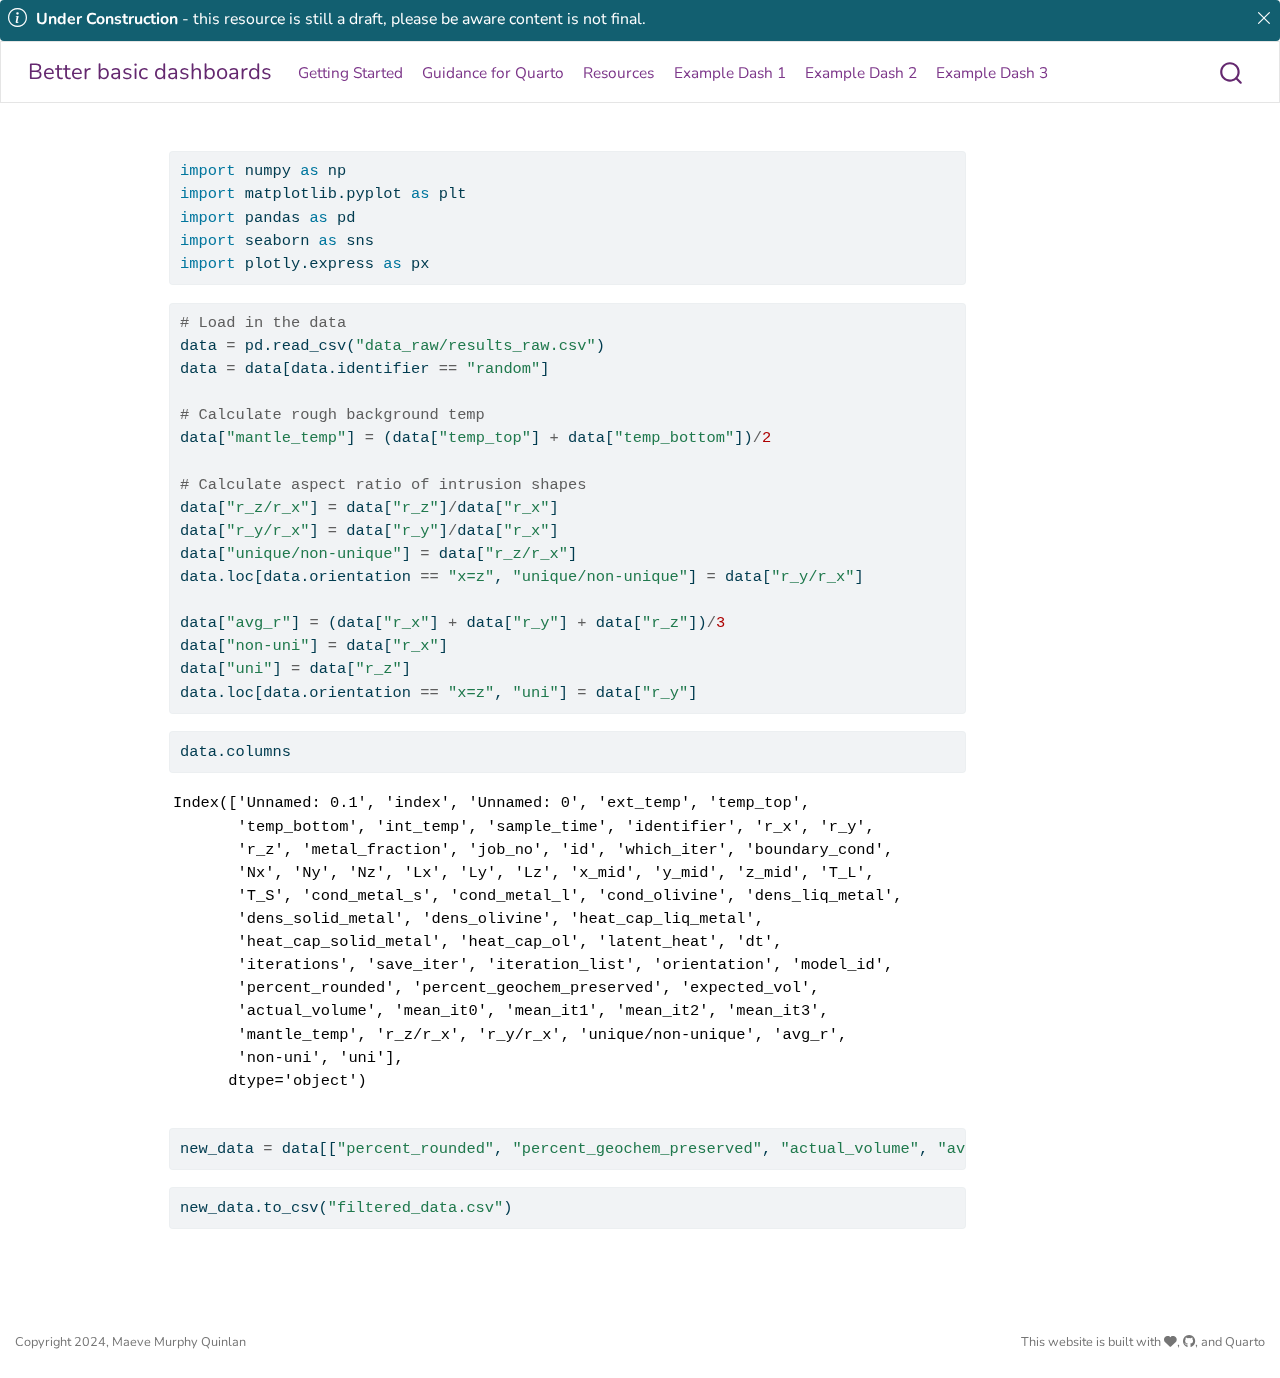
<file: docs/analysis/filter_table.html>
<!DOCTYPE html>
<html xmlns="http://www.w3.org/1999/xhtml" lang="en" xml:lang="en"><head>

<meta charset="utf-8">
<meta name="generator" content="quarto-1.6.36">

<meta name="viewport" content="width=device-width, initial-scale=1.0, user-scalable=yes">


<title>filter_table – Better basic dashboards</title>
<style>
code{white-space: pre-wrap;}
span.smallcaps{font-variant: small-caps;}
div.columns{display: flex; gap: min(4vw, 1.5em);}
div.column{flex: auto; overflow-x: auto;}
div.hanging-indent{margin-left: 1.5em; text-indent: -1.5em;}
ul.task-list{list-style: none;}
ul.task-list li input[type="checkbox"] {
  width: 0.8em;
  margin: 0 0.8em 0.2em -1em; /* quarto-specific, see https://github.com/quarto-dev/quarto-cli/issues/4556 */ 
  vertical-align: middle;
}
/* CSS for syntax highlighting */
pre > code.sourceCode { white-space: pre; position: relative; }
pre > code.sourceCode > span { line-height: 1.25; }
pre > code.sourceCode > span:empty { height: 1.2em; }
.sourceCode { overflow: visible; }
code.sourceCode > span { color: inherit; text-decoration: inherit; }
div.sourceCode { margin: 1em 0; }
pre.sourceCode { margin: 0; }
@media screen {
div.sourceCode { overflow: auto; }
}
@media print {
pre > code.sourceCode { white-space: pre-wrap; }
pre > code.sourceCode > span { display: inline-block; text-indent: -5em; padding-left: 5em; }
}
pre.numberSource code
  { counter-reset: source-line 0; }
pre.numberSource code > span
  { position: relative; left: -4em; counter-increment: source-line; }
pre.numberSource code > span > a:first-child::before
  { content: counter(source-line);
    position: relative; left: -1em; text-align: right; vertical-align: baseline;
    border: none; display: inline-block;
    -webkit-touch-callout: none; -webkit-user-select: none;
    -khtml-user-select: none; -moz-user-select: none;
    -ms-user-select: none; user-select: none;
    padding: 0 4px; width: 4em;
  }
pre.numberSource { margin-left: 3em;  padding-left: 4px; }
div.sourceCode
  {   }
@media screen {
pre > code.sourceCode > span > a:first-child::before { text-decoration: underline; }
}
</style>


<script src="../site_libs/quarto-nav/quarto-nav.js"></script>
<script src="../site_libs/quarto-nav/headroom.min.js"></script>
<script src="../site_libs/clipboard/clipboard.min.js"></script>
<script src="../site_libs/quarto-search/autocomplete.umd.js"></script>
<script src="../site_libs/quarto-search/fuse.min.js"></script>
<script src="../site_libs/quarto-search/quarto-search.js"></script>
<meta name="quarto:offset" content="../">
<script src="../site_libs/quarto-html/quarto.js"></script>
<script src="../site_libs/quarto-html/popper.min.js"></script>
<script src="../site_libs/quarto-html/tippy.umd.min.js"></script>
<script src="../site_libs/quarto-html/anchor.min.js"></script>
<link href="../site_libs/quarto-html/tippy.css" rel="stylesheet">
<link href="../site_libs/quarto-html/quarto-syntax-highlighting-01c78b5cd655e4cd89133cf59d535862.css" rel="stylesheet" id="quarto-text-highlighting-styles">
<script src="../site_libs/bootstrap/bootstrap.min.js"></script>
<link href="../site_libs/bootstrap/bootstrap-icons.css" rel="stylesheet">
<link href="../site_libs/bootstrap/bootstrap-3d6c193823b936f4a350232284cfbfcb.min.css" rel="stylesheet" append-hash="true" id="quarto-bootstrap" data-mode="light">
<link href="../site_libs/quarto-contrib/fontawesome6-1.2.0/all.min.css" rel="stylesheet">
<link href="../site_libs/quarto-contrib/fontawesome6-1.2.0/latex-fontsize.css" rel="stylesheet">
<script id="quarto-search-options" type="application/json">{
  "location": "navbar",
  "copy-button": false,
  "collapse-after": 3,
  "panel-placement": "end",
  "type": "overlay",
  "limit": 50,
  "keyboard-shortcut": [
    "f",
    "/",
    "s"
  ],
  "show-item-context": false,
  "language": {
    "search-no-results-text": "No results",
    "search-matching-documents-text": "matching documents",
    "search-copy-link-title": "Copy link to search",
    "search-hide-matches-text": "Hide additional matches",
    "search-more-match-text": "more match in this document",
    "search-more-matches-text": "more matches in this document",
    "search-clear-button-title": "Clear",
    "search-text-placeholder": "",
    "search-detached-cancel-button-title": "Cancel",
    "search-submit-button-title": "Submit",
    "search-label": "Search"
  }
}</script>


</head>

<body class="nav-fixed">

<div id="quarto-search-results"></div>
  <header id="quarto-header" class="headroom fixed-top">
    <div id="quarto-announcement" data-announcement-id="198d89d1f91018c95cb562763dbae2f0" class="alert alert-info hidden"><i class="bi bi-info-circle quarto-announcement-icon"></i><div class="quarto-announcement-content">
<p><strong>Under Construction</strong> - this resource is still a draft, please be aware content is not final.</p>
</div><i class="bi bi-x-lg quarto-announcement-action"></i></div>
    <nav class="navbar navbar-expand-lg " data-bs-theme="dark">
      <div class="navbar-container container-fluid">
      <div class="navbar-brand-container mx-auto">
    <a class="navbar-brand" href="../index.html">
    <span class="navbar-title">Better basic dashboards</span>
    </a>
  </div>
            <div id="quarto-search" class="" title="Search"></div>
          <button class="navbar-toggler" type="button" data-bs-toggle="collapse" data-bs-target="#navbarCollapse" aria-controls="navbarCollapse" role="menu" aria-expanded="false" aria-label="Toggle navigation" onclick="if (window.quartoToggleHeadroom) { window.quartoToggleHeadroom(); }">
  <span class="navbar-toggler-icon"></span>
</button>
          <div class="collapse navbar-collapse" id="navbarCollapse">
            <ul class="navbar-nav navbar-nav-scroll me-auto">
  <li class="nav-item">
    <a class="nav-link" href="../about.html"> 
<span class="menu-text">Getting Started</span></a>
  </li>  
  <li class="nav-item">
    <a class="nav-link" href="../using-quarto.html"> 
<span class="menu-text">Guidance for Quarto</span></a>
  </li>  
  <li class="nav-item">
    <a class="nav-link" href="../resources.html"> 
<span class="menu-text">Resources</span></a>
  </li>  
  <li class="nav-item">
    <a class="nav-link" href="../dash01.html"> 
<span class="menu-text">Example Dash 1</span></a>
  </li>  
  <li class="nav-item">
    <a class="nav-link" href="../dash02.html"> 
<span class="menu-text">Example Dash 2</span></a>
  </li>  
  <li class="nav-item">
    <a class="nav-link" href="../dash03.html"> 
<span class="menu-text">Example Dash 3</span></a>
  </li>  
</ul>
          </div> <!-- /navcollapse -->
            <div class="quarto-navbar-tools">
</div>
      </div> <!-- /container-fluid -->
    </nav>
</header>
<!-- content -->
<div id="quarto-content" class="quarto-container page-columns page-rows-contents page-layout-article page-navbar">
<!-- sidebar -->
<!-- margin-sidebar -->
    <div id="quarto-margin-sidebar" class="sidebar margin-sidebar zindex-bottom">
        
    </div>
<!-- main -->
<main class="content" id="quarto-document-content"><header id="title-block-header" class="quarto-title-block"></header>




<div id="e610da67" class="cell" data-execution_count="6">
<div class="sourceCode cell-code" id="cb1"><pre class="sourceCode python code-with-copy"><code class="sourceCode python"><span id="cb1-1"><a href="#cb1-1" aria-hidden="true" tabindex="-1"></a><span class="im">import</span> numpy <span class="im">as</span> np</span>
<span id="cb1-2"><a href="#cb1-2" aria-hidden="true" tabindex="-1"></a><span class="im">import</span> matplotlib.pyplot <span class="im">as</span> plt</span>
<span id="cb1-3"><a href="#cb1-3" aria-hidden="true" tabindex="-1"></a><span class="im">import</span> pandas <span class="im">as</span> pd</span>
<span id="cb1-4"><a href="#cb1-4" aria-hidden="true" tabindex="-1"></a><span class="im">import</span> seaborn <span class="im">as</span> sns</span>
<span id="cb1-5"><a href="#cb1-5" aria-hidden="true" tabindex="-1"></a><span class="im">import</span> plotly.express <span class="im">as</span> px</span></code><button title="Copy to Clipboard" class="code-copy-button"><i class="bi"></i></button></pre></div>
</div>
<div id="4f4cf6ca" class="cell" data-execution_count="7">
<div class="sourceCode cell-code" id="cb2"><pre class="sourceCode python code-with-copy"><code class="sourceCode python"><span id="cb2-1"><a href="#cb2-1" aria-hidden="true" tabindex="-1"></a><span class="co"># Load in the data</span></span>
<span id="cb2-2"><a href="#cb2-2" aria-hidden="true" tabindex="-1"></a>data <span class="op">=</span> pd.read_csv(<span class="st">"data_raw/results_raw.csv"</span>)</span>
<span id="cb2-3"><a href="#cb2-3" aria-hidden="true" tabindex="-1"></a>data <span class="op">=</span> data[data.identifier <span class="op">==</span> <span class="st">"random"</span>]</span>
<span id="cb2-4"><a href="#cb2-4" aria-hidden="true" tabindex="-1"></a></span>
<span id="cb2-5"><a href="#cb2-5" aria-hidden="true" tabindex="-1"></a><span class="co"># Calculate rough background temp</span></span>
<span id="cb2-6"><a href="#cb2-6" aria-hidden="true" tabindex="-1"></a>data[<span class="st">"mantle_temp"</span>] <span class="op">=</span> (data[<span class="st">"temp_top"</span>] <span class="op">+</span> data[<span class="st">"temp_bottom"</span>])<span class="op">/</span><span class="dv">2</span></span>
<span id="cb2-7"><a href="#cb2-7" aria-hidden="true" tabindex="-1"></a></span>
<span id="cb2-8"><a href="#cb2-8" aria-hidden="true" tabindex="-1"></a><span class="co"># Calculate aspect ratio of intrusion shapes</span></span>
<span id="cb2-9"><a href="#cb2-9" aria-hidden="true" tabindex="-1"></a>data[<span class="st">"r_z/r_x"</span>] <span class="op">=</span> data[<span class="st">"r_z"</span>]<span class="op">/</span>data[<span class="st">"r_x"</span>]</span>
<span id="cb2-10"><a href="#cb2-10" aria-hidden="true" tabindex="-1"></a>data[<span class="st">"r_y/r_x"</span>] <span class="op">=</span> data[<span class="st">"r_y"</span>]<span class="op">/</span>data[<span class="st">"r_x"</span>]</span>
<span id="cb2-11"><a href="#cb2-11" aria-hidden="true" tabindex="-1"></a>data[<span class="st">"unique/non-unique"</span>] <span class="op">=</span> data[<span class="st">"r_z/r_x"</span>]</span>
<span id="cb2-12"><a href="#cb2-12" aria-hidden="true" tabindex="-1"></a>data.loc[data.orientation <span class="op">==</span> <span class="st">"x=z"</span>, <span class="st">"unique/non-unique"</span>] <span class="op">=</span> data[<span class="st">"r_y/r_x"</span>]</span>
<span id="cb2-13"><a href="#cb2-13" aria-hidden="true" tabindex="-1"></a></span>
<span id="cb2-14"><a href="#cb2-14" aria-hidden="true" tabindex="-1"></a>data[<span class="st">"avg_r"</span>] <span class="op">=</span> (data[<span class="st">"r_x"</span>] <span class="op">+</span> data[<span class="st">"r_y"</span>] <span class="op">+</span> data[<span class="st">"r_z"</span>])<span class="op">/</span><span class="dv">3</span></span>
<span id="cb2-15"><a href="#cb2-15" aria-hidden="true" tabindex="-1"></a>data[<span class="st">"non-uni"</span>] <span class="op">=</span> data[<span class="st">"r_x"</span>]</span>
<span id="cb2-16"><a href="#cb2-16" aria-hidden="true" tabindex="-1"></a>data[<span class="st">"uni"</span>] <span class="op">=</span> data[<span class="st">"r_z"</span>]</span>
<span id="cb2-17"><a href="#cb2-17" aria-hidden="true" tabindex="-1"></a>data.loc[data.orientation <span class="op">==</span> <span class="st">"x=z"</span>, <span class="st">"uni"</span>] <span class="op">=</span> data[<span class="st">"r_y"</span>]</span></code><button title="Copy to Clipboard" class="code-copy-button"><i class="bi"></i></button></pre></div>
</div>
<div id="63a5d488" class="cell" data-execution_count="8">
<div class="sourceCode cell-code" id="cb3"><pre class="sourceCode python code-with-copy"><code class="sourceCode python"><span id="cb3-1"><a href="#cb3-1" aria-hidden="true" tabindex="-1"></a>data.columns</span></code><button title="Copy to Clipboard" class="code-copy-button"><i class="bi"></i></button></pre></div>
<div class="cell-output cell-output-display" data-execution_count="8">
<pre><code>Index(['Unnamed: 0.1', 'index', 'Unnamed: 0', 'ext_temp', 'temp_top',
       'temp_bottom', 'int_temp', 'sample_time', 'identifier', 'r_x', 'r_y',
       'r_z', 'metal_fraction', 'job_no', 'id', 'which_iter', 'boundary_cond',
       'Nx', 'Ny', 'Nz', 'Lx', 'Ly', 'Lz', 'x_mid', 'y_mid', 'z_mid', 'T_L',
       'T_S', 'cond_metal_s', 'cond_metal_l', 'cond_olivine', 'dens_liq_metal',
       'dens_solid_metal', 'dens_olivine', 'heat_cap_liq_metal',
       'heat_cap_solid_metal', 'heat_cap_ol', 'latent_heat', 'dt',
       'iterations', 'save_iter', 'iteration_list', 'orientation', 'model_id',
       'percent_rounded', 'percent_geochem_preserved', 'expected_vol',
       'actual_volume', 'mean_it0', 'mean_it1', 'mean_it2', 'mean_it3',
       'mantle_temp', 'r_z/r_x', 'r_y/r_x', 'unique/non-unique', 'avg_r',
       'non-uni', 'uni'],
      dtype='object')</code></pre>
</div>
</div>
<div id="e39c2e90" class="cell" data-execution_count="10">
<div class="sourceCode cell-code" id="cb5"><pre class="sourceCode python code-with-copy"><code class="sourceCode python"><span id="cb5-1"><a href="#cb5-1" aria-hidden="true" tabindex="-1"></a>new_data <span class="op">=</span> data[[<span class="st">"percent_rounded"</span>, <span class="st">"percent_geochem_preserved"</span>, <span class="st">"actual_volume"</span>, <span class="st">"avg_r"</span>, <span class="st">'non-uni'</span>, <span class="st">'uni'</span>, <span class="st">'mantle_temp'</span>,<span class="st">'int_temp'</span>,<span class="st">'mean_it3'</span>]]</span></code><button title="Copy to Clipboard" class="code-copy-button"><i class="bi"></i></button></pre></div>
</div>
<div id="f3578798" class="cell" data-execution_count="11">
<div class="sourceCode cell-code" id="cb6"><pre class="sourceCode python code-with-copy"><code class="sourceCode python"><span id="cb6-1"><a href="#cb6-1" aria-hidden="true" tabindex="-1"></a>new_data.to_csv(<span class="st">"filtered_data.csv"</span>)</span></code><button title="Copy to Clipboard" class="code-copy-button"><i class="bi"></i></button></pre></div>
</div>



</main> <!-- /main -->
<script id="quarto-html-after-body" type="application/javascript">
window.document.addEventListener("DOMContentLoaded", function (event) {
  const toggleBodyColorMode = (bsSheetEl) => {
    const mode = bsSheetEl.getAttribute("data-mode");
    const bodyEl = window.document.querySelector("body");
    if (mode === "dark") {
      bodyEl.classList.add("quarto-dark");
      bodyEl.classList.remove("quarto-light");
    } else {
      bodyEl.classList.add("quarto-light");
      bodyEl.classList.remove("quarto-dark");
    }
  }
  const toggleBodyColorPrimary = () => {
    const bsSheetEl = window.document.querySelector("link#quarto-bootstrap");
    if (bsSheetEl) {
      toggleBodyColorMode(bsSheetEl);
    }
  }
  toggleBodyColorPrimary();  
  const icon = "";
  const anchorJS = new window.AnchorJS();
  anchorJS.options = {
    placement: 'right',
    icon: icon
  };
  anchorJS.add('.anchored');
  const isCodeAnnotation = (el) => {
    for (const clz of el.classList) {
      if (clz.startsWith('code-annotation-')) {                     
        return true;
      }
    }
    return false;
  }
  const onCopySuccess = function(e) {
    // button target
    const button = e.trigger;
    // don't keep focus
    button.blur();
    // flash "checked"
    button.classList.add('code-copy-button-checked');
    var currentTitle = button.getAttribute("title");
    button.setAttribute("title", "Copied!");
    let tooltip;
    if (window.bootstrap) {
      button.setAttribute("data-bs-toggle", "tooltip");
      button.setAttribute("data-bs-placement", "left");
      button.setAttribute("data-bs-title", "Copied!");
      tooltip = new bootstrap.Tooltip(button, 
        { trigger: "manual", 
          customClass: "code-copy-button-tooltip",
          offset: [0, -8]});
      tooltip.show();    
    }
    setTimeout(function() {
      if (tooltip) {
        tooltip.hide();
        button.removeAttribute("data-bs-title");
        button.removeAttribute("data-bs-toggle");
        button.removeAttribute("data-bs-placement");
      }
      button.setAttribute("title", currentTitle);
      button.classList.remove('code-copy-button-checked');
    }, 1000);
    // clear code selection
    e.clearSelection();
  }
  const getTextToCopy = function(trigger) {
      const codeEl = trigger.previousElementSibling.cloneNode(true);
      for (const childEl of codeEl.children) {
        if (isCodeAnnotation(childEl)) {
          childEl.remove();
        }
      }
      return codeEl.innerText;
  }
  const clipboard = new window.ClipboardJS('.code-copy-button:not([data-in-quarto-modal])', {
    text: getTextToCopy
  });
  clipboard.on('success', onCopySuccess);
  if (window.document.getElementById('quarto-embedded-source-code-modal')) {
    const clipboardModal = new window.ClipboardJS('.code-copy-button[data-in-quarto-modal]', {
      text: getTextToCopy,
      container: window.document.getElementById('quarto-embedded-source-code-modal')
    });
    clipboardModal.on('success', onCopySuccess);
  }
    var localhostRegex = new RegExp(/^(?:http|https):\/\/localhost\:?[0-9]*\//);
    var mailtoRegex = new RegExp(/^mailto:/);
      var filterRegex = new RegExp('/' + window.location.host + '/');
    var isInternal = (href) => {
        return filterRegex.test(href) || localhostRegex.test(href) || mailtoRegex.test(href);
    }
    // Inspect non-navigation links and adorn them if external
 	var links = window.document.querySelectorAll('a[href]:not(.nav-link):not(.navbar-brand):not(.toc-action):not(.sidebar-link):not(.sidebar-item-toggle):not(.pagination-link):not(.no-external):not([aria-hidden]):not(.dropdown-item):not(.quarto-navigation-tool):not(.about-link)');
    for (var i=0; i<links.length; i++) {
      const link = links[i];
      if (!isInternal(link.href)) {
        // undo the damage that might have been done by quarto-nav.js in the case of
        // links that we want to consider external
        if (link.dataset.originalHref !== undefined) {
          link.href = link.dataset.originalHref;
        }
      }
    }
  function tippyHover(el, contentFn, onTriggerFn, onUntriggerFn) {
    const config = {
      allowHTML: true,
      maxWidth: 500,
      delay: 100,
      arrow: false,
      appendTo: function(el) {
          return el.parentElement;
      },
      interactive: true,
      interactiveBorder: 10,
      theme: 'quarto',
      placement: 'bottom-start',
    };
    if (contentFn) {
      config.content = contentFn;
    }
    if (onTriggerFn) {
      config.onTrigger = onTriggerFn;
    }
    if (onUntriggerFn) {
      config.onUntrigger = onUntriggerFn;
    }
    window.tippy(el, config); 
  }
  const noterefs = window.document.querySelectorAll('a[role="doc-noteref"]');
  for (var i=0; i<noterefs.length; i++) {
    const ref = noterefs[i];
    tippyHover(ref, function() {
      // use id or data attribute instead here
      let href = ref.getAttribute('data-footnote-href') || ref.getAttribute('href');
      try { href = new URL(href).hash; } catch {}
      const id = href.replace(/^#\/?/, "");
      const note = window.document.getElementById(id);
      if (note) {
        return note.innerHTML;
      } else {
        return "";
      }
    });
  }
  const xrefs = window.document.querySelectorAll('a.quarto-xref');
  const processXRef = (id, note) => {
    // Strip column container classes
    const stripColumnClz = (el) => {
      el.classList.remove("page-full", "page-columns");
      if (el.children) {
        for (const child of el.children) {
          stripColumnClz(child);
        }
      }
    }
    stripColumnClz(note)
    if (id === null || id.startsWith('sec-')) {
      // Special case sections, only their first couple elements
      const container = document.createElement("div");
      if (note.children && note.children.length > 2) {
        container.appendChild(note.children[0].cloneNode(true));
        for (let i = 1; i < note.children.length; i++) {
          const child = note.children[i];
          if (child.tagName === "P" && child.innerText === "") {
            continue;
          } else {
            container.appendChild(child.cloneNode(true));
            break;
          }
        }
        if (window.Quarto?.typesetMath) {
          window.Quarto.typesetMath(container);
        }
        return container.innerHTML
      } else {
        if (window.Quarto?.typesetMath) {
          window.Quarto.typesetMath(note);
        }
        return note.innerHTML;
      }
    } else {
      // Remove any anchor links if they are present
      const anchorLink = note.querySelector('a.anchorjs-link');
      if (anchorLink) {
        anchorLink.remove();
      }
      if (window.Quarto?.typesetMath) {
        window.Quarto.typesetMath(note);
      }
      if (note.classList.contains("callout")) {
        return note.outerHTML;
      } else {
        return note.innerHTML;
      }
    }
  }
  for (var i=0; i<xrefs.length; i++) {
    const xref = xrefs[i];
    tippyHover(xref, undefined, function(instance) {
      instance.disable();
      let url = xref.getAttribute('href');
      let hash = undefined; 
      if (url.startsWith('#')) {
        hash = url;
      } else {
        try { hash = new URL(url).hash; } catch {}
      }
      if (hash) {
        const id = hash.replace(/^#\/?/, "");
        const note = window.document.getElementById(id);
        if (note !== null) {
          try {
            const html = processXRef(id, note.cloneNode(true));
            instance.setContent(html);
          } finally {
            instance.enable();
            instance.show();
          }
        } else {
          // See if we can fetch this
          fetch(url.split('#')[0])
          .then(res => res.text())
          .then(html => {
            const parser = new DOMParser();
            const htmlDoc = parser.parseFromString(html, "text/html");
            const note = htmlDoc.getElementById(id);
            if (note !== null) {
              const html = processXRef(id, note);
              instance.setContent(html);
            } 
          }).finally(() => {
            instance.enable();
            instance.show();
          });
        }
      } else {
        // See if we can fetch a full url (with no hash to target)
        // This is a special case and we should probably do some content thinning / targeting
        fetch(url)
        .then(res => res.text())
        .then(html => {
          const parser = new DOMParser();
          const htmlDoc = parser.parseFromString(html, "text/html");
          const note = htmlDoc.querySelector('main.content');
          if (note !== null) {
            // This should only happen for chapter cross references
            // (since there is no id in the URL)
            // remove the first header
            if (note.children.length > 0 && note.children[0].tagName === "HEADER") {
              note.children[0].remove();
            }
            const html = processXRef(null, note);
            instance.setContent(html);
          } 
        }).finally(() => {
          instance.enable();
          instance.show();
        });
      }
    }, function(instance) {
    });
  }
      let selectedAnnoteEl;
      const selectorForAnnotation = ( cell, annotation) => {
        let cellAttr = 'data-code-cell="' + cell + '"';
        let lineAttr = 'data-code-annotation="' +  annotation + '"';
        const selector = 'span[' + cellAttr + '][' + lineAttr + ']';
        return selector;
      }
      const selectCodeLines = (annoteEl) => {
        const doc = window.document;
        const targetCell = annoteEl.getAttribute("data-target-cell");
        const targetAnnotation = annoteEl.getAttribute("data-target-annotation");
        const annoteSpan = window.document.querySelector(selectorForAnnotation(targetCell, targetAnnotation));
        const lines = annoteSpan.getAttribute("data-code-lines").split(",");
        const lineIds = lines.map((line) => {
          return targetCell + "-" + line;
        })
        let top = null;
        let height = null;
        let parent = null;
        if (lineIds.length > 0) {
            //compute the position of the single el (top and bottom and make a div)
            const el = window.document.getElementById(lineIds[0]);
            top = el.offsetTop;
            height = el.offsetHeight;
            parent = el.parentElement.parentElement;
          if (lineIds.length > 1) {
            const lastEl = window.document.getElementById(lineIds[lineIds.length - 1]);
            const bottom = lastEl.offsetTop + lastEl.offsetHeight;
            height = bottom - top;
          }
          if (top !== null && height !== null && parent !== null) {
            // cook up a div (if necessary) and position it 
            let div = window.document.getElementById("code-annotation-line-highlight");
            if (div === null) {
              div = window.document.createElement("div");
              div.setAttribute("id", "code-annotation-line-highlight");
              div.style.position = 'absolute';
              parent.appendChild(div);
            }
            div.style.top = top - 2 + "px";
            div.style.height = height + 4 + "px";
            div.style.left = 0;
            let gutterDiv = window.document.getElementById("code-annotation-line-highlight-gutter");
            if (gutterDiv === null) {
              gutterDiv = window.document.createElement("div");
              gutterDiv.setAttribute("id", "code-annotation-line-highlight-gutter");
              gutterDiv.style.position = 'absolute';
              const codeCell = window.document.getElementById(targetCell);
              const gutter = codeCell.querySelector('.code-annotation-gutter');
              gutter.appendChild(gutterDiv);
            }
            gutterDiv.style.top = top - 2 + "px";
            gutterDiv.style.height = height + 4 + "px";
          }
          selectedAnnoteEl = annoteEl;
        }
      };
      const unselectCodeLines = () => {
        const elementsIds = ["code-annotation-line-highlight", "code-annotation-line-highlight-gutter"];
        elementsIds.forEach((elId) => {
          const div = window.document.getElementById(elId);
          if (div) {
            div.remove();
          }
        });
        selectedAnnoteEl = undefined;
      };
        // Handle positioning of the toggle
    window.addEventListener(
      "resize",
      throttle(() => {
        elRect = undefined;
        if (selectedAnnoteEl) {
          selectCodeLines(selectedAnnoteEl);
        }
      }, 10)
    );
    function throttle(fn, ms) {
    let throttle = false;
    let timer;
      return (...args) => {
        if(!throttle) { // first call gets through
            fn.apply(this, args);
            throttle = true;
        } else { // all the others get throttled
            if(timer) clearTimeout(timer); // cancel #2
            timer = setTimeout(() => {
              fn.apply(this, args);
              timer = throttle = false;
            }, ms);
        }
      };
    }
      // Attach click handler to the DT
      const annoteDls = window.document.querySelectorAll('dt[data-target-cell]');
      for (const annoteDlNode of annoteDls) {
        annoteDlNode.addEventListener('click', (event) => {
          const clickedEl = event.target;
          if (clickedEl !== selectedAnnoteEl) {
            unselectCodeLines();
            const activeEl = window.document.querySelector('dt[data-target-cell].code-annotation-active');
            if (activeEl) {
              activeEl.classList.remove('code-annotation-active');
            }
            selectCodeLines(clickedEl);
            clickedEl.classList.add('code-annotation-active');
          } else {
            // Unselect the line
            unselectCodeLines();
            clickedEl.classList.remove('code-annotation-active');
          }
        });
      }
  const findCites = (el) => {
    const parentEl = el.parentElement;
    if (parentEl) {
      const cites = parentEl.dataset.cites;
      if (cites) {
        return {
          el,
          cites: cites.split(' ')
        };
      } else {
        return findCites(el.parentElement)
      }
    } else {
      return undefined;
    }
  };
  var bibliorefs = window.document.querySelectorAll('a[role="doc-biblioref"]');
  for (var i=0; i<bibliorefs.length; i++) {
    const ref = bibliorefs[i];
    const citeInfo = findCites(ref);
    if (citeInfo) {
      tippyHover(citeInfo.el, function() {
        var popup = window.document.createElement('div');
        citeInfo.cites.forEach(function(cite) {
          var citeDiv = window.document.createElement('div');
          citeDiv.classList.add('hanging-indent');
          citeDiv.classList.add('csl-entry');
          var biblioDiv = window.document.getElementById('ref-' + cite);
          if (biblioDiv) {
            citeDiv.innerHTML = biblioDiv.innerHTML;
          }
          popup.appendChild(citeDiv);
        });
        return popup.innerHTML;
      });
    }
  }
});
</script>
</div> <!-- /content -->
<footer class="footer">
  <div class="nav-footer">
    <div class="nav-footer-left">
<p>Copyright 2024, Maeve Murphy Quinlan</p>
</div>   
    <div class="nav-footer-center">
      &nbsp;
    </div>
    <div class="nav-footer-right">
<p>This website is built with <i class="fa-solid fa-heart" title="a heart" aria-label="heart"></i>, <a href="https://github.com/murphyqm/better-basic-dashboards" target="_blank"><i class="fa-brands fa-github" title="GitHub octocat logo" aria-label="github"></i></a>, and <a href="https://quarto.org/" target="_blank">Quarto</a></p>
</div>
  </div>
</footer>




</body></html>
</file>
<file: docs/site_libs/quarto-html/tippy.css>
.tippy-box[data-animation=fade][data-state=hidden]{opacity:0}[data-tippy-root]{max-width:calc(100vw - 10px)}.tippy-box{position:relative;background-color:#333;color:#fff;border-radius:4px;font-size:14px;line-height:1.4;white-space:normal;outline:0;transition-property:transform,visibility,opacity}.tippy-box[data-placement^=top]>.tippy-arrow{bottom:0}.tippy-box[data-placement^=top]>.tippy-arrow:before{bottom:-7px;left:0;border-width:8px 8px 0;border-top-color:initial;transform-origin:center top}.tippy-box[data-placement^=bottom]>.tippy-arrow{top:0}.tippy-box[data-placement^=bottom]>.tippy-arrow:before{top:-7px;left:0;border-width:0 8px 8px;border-bottom-color:initial;transform-origin:center bottom}.tippy-box[data-placement^=left]>.tippy-arrow{right:0}.tippy-box[data-placement^=left]>.tippy-arrow:before{border-width:8px 0 8px 8px;border-left-color:initial;right:-7px;transform-origin:center left}.tippy-box[data-placement^=right]>.tippy-arrow{left:0}.tippy-box[data-placement^=right]>.tippy-arrow:before{left:-7px;border-width:8px 8px 8px 0;border-right-color:initial;transform-origin:center right}.tippy-box[data-inertia][data-state=visible]{transition-timing-function:cubic-bezier(.54,1.5,.38,1.11)}.tippy-arrow{width:16px;height:16px;color:#333}.tippy-arrow:before{content:"";position:absolute;border-color:transparent;border-style:solid}.tippy-content{position:relative;padding:5px 9px;z-index:1}
</file>
<file: docs/site_libs/quarto-html/quarto-syntax-highlighting-01c78b5cd655e4cd89133cf59d535862.css>
/* quarto syntax highlight colors */
:root {
  --quarto-hl-ot-color: #003B4F;
  --quarto-hl-at-color: #657422;
  --quarto-hl-ss-color: #20794D;
  --quarto-hl-an-color: #5E5E5E;
  --quarto-hl-fu-color: #4758AB;
  --quarto-hl-st-color: #20794D;
  --quarto-hl-cf-color: #003B4F;
  --quarto-hl-op-color: #5E5E5E;
  --quarto-hl-er-color: #AD0000;
  --quarto-hl-bn-color: #AD0000;
  --quarto-hl-al-color: #AD0000;
  --quarto-hl-va-color: #111111;
  --quarto-hl-bu-color: inherit;
  --quarto-hl-ex-color: inherit;
  --quarto-hl-pp-color: #AD0000;
  --quarto-hl-in-color: #5E5E5E;
  --quarto-hl-vs-color: #20794D;
  --quarto-hl-wa-color: #5E5E5E;
  --quarto-hl-do-color: #5E5E5E;
  --quarto-hl-im-color: #00769E;
  --quarto-hl-ch-color: #20794D;
  --quarto-hl-dt-color: #AD0000;
  --quarto-hl-fl-color: #AD0000;
  --quarto-hl-co-color: #5E5E5E;
  --quarto-hl-cv-color: #5E5E5E;
  --quarto-hl-cn-color: #8f5902;
  --quarto-hl-sc-color: #5E5E5E;
  --quarto-hl-dv-color: #AD0000;
  --quarto-hl-kw-color: #003B4F;
}

/* other quarto variables */
:root {
  --quarto-font-monospace: SFMono-Regular, Menlo, Monaco, Consolas, "Liberation Mono", "Courier New", monospace;
}

pre > code.sourceCode > span {
  color: #003B4F;
}

code span {
  color: #003B4F;
}

code.sourceCode > span {
  color: #003B4F;
}

div.sourceCode,
div.sourceCode pre.sourceCode {
  color: #003B4F;
}

code span.ot {
  color: #003B4F;
  font-style: inherit;
}

code span.at {
  color: #657422;
  font-style: inherit;
}

code span.ss {
  color: #20794D;
  font-style: inherit;
}

code span.an {
  color: #5E5E5E;
  font-style: inherit;
}

code span.fu {
  color: #4758AB;
  font-style: inherit;
}

code span.st {
  color: #20794D;
  font-style: inherit;
}

code span.cf {
  color: #003B4F;
  font-weight: bold;
  font-style: inherit;
}

code span.op {
  color: #5E5E5E;
  font-style: inherit;
}

code span.er {
  color: #AD0000;
  font-style: inherit;
}

code span.bn {
  color: #AD0000;
  font-style: inherit;
}

code span.al {
  color: #AD0000;
  font-style: inherit;
}

code span.va {
  color: #111111;
  font-style: inherit;
}

code span.bu {
  font-style: inherit;
}

code span.ex {
  font-style: inherit;
}

code span.pp {
  color: #AD0000;
  font-style: inherit;
}

code span.in {
  color: #5E5E5E;
  font-style: inherit;
}

code span.vs {
  color: #20794D;
  font-style: inherit;
}

code span.wa {
  color: #5E5E5E;
  font-style: italic;
}

code span.do {
  color: #5E5E5E;
  font-style: italic;
}

code span.im {
  color: #00769E;
  font-style: inherit;
}

code span.ch {
  color: #20794D;
  font-style: inherit;
}

code span.dt {
  color: #AD0000;
  font-style: inherit;
}

code span.fl {
  color: #AD0000;
  font-style: inherit;
}

code span.co {
  color: #5E5E5E;
  font-style: inherit;
}

code span.cv {
  color: #5E5E5E;
  font-style: italic;
}

code span.cn {
  color: #8f5902;
  font-style: inherit;
}

code span.sc {
  color: #5E5E5E;
  font-style: inherit;
}

code span.dv {
  color: #AD0000;
  font-style: inherit;
}

code span.kw {
  color: #003B4F;
  font-weight: bold;
  font-style: inherit;
}

.prevent-inlining {
  content: "</";
}

/*# sourceMappingURL=b864b4b3bfc832830bc29b9fb759e26b.css.map */
</file>
<file: docs/site_libs/quarto-contrib/fontawesome6-1.2.0/latex-fontsize.css>
.fa-tiny {
  font-size: 0.5em;
}
.fa-scriptsize {
  font-size: 0.7em;
}
.fa-footnotesize {
  font-size: 0.8em;
}
.fa-small {
  font-size: 0.9em;
}
.fa-normalsize {
  font-size: 1em;
}
.fa-large {
  font-size: 1.2em;
}
.fa-Large {
  font-size: 1.5em;
}
.fa-LARGE {
  font-size: 1.75em;
}
.fa-huge {
  font-size: 2em;
}
.fa-Huge {
  font-size: 2.5em;
}
</file>
